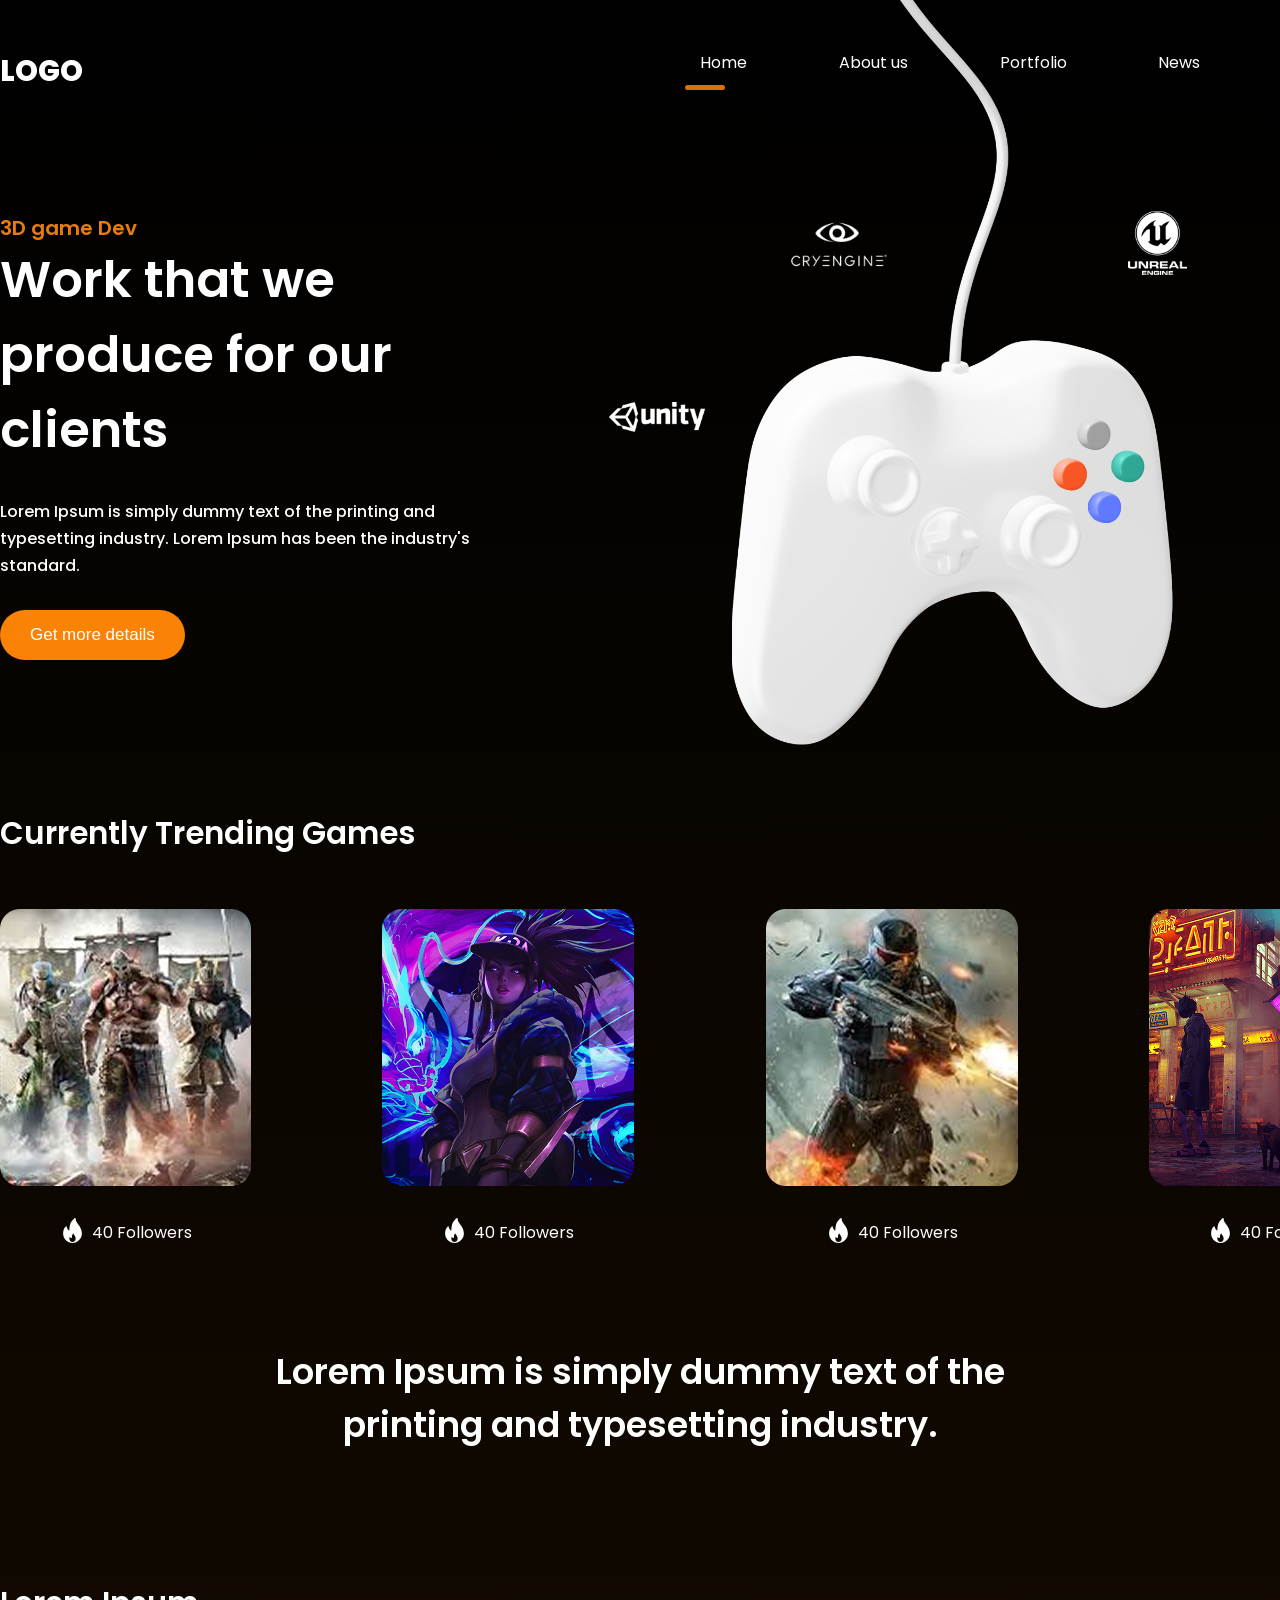
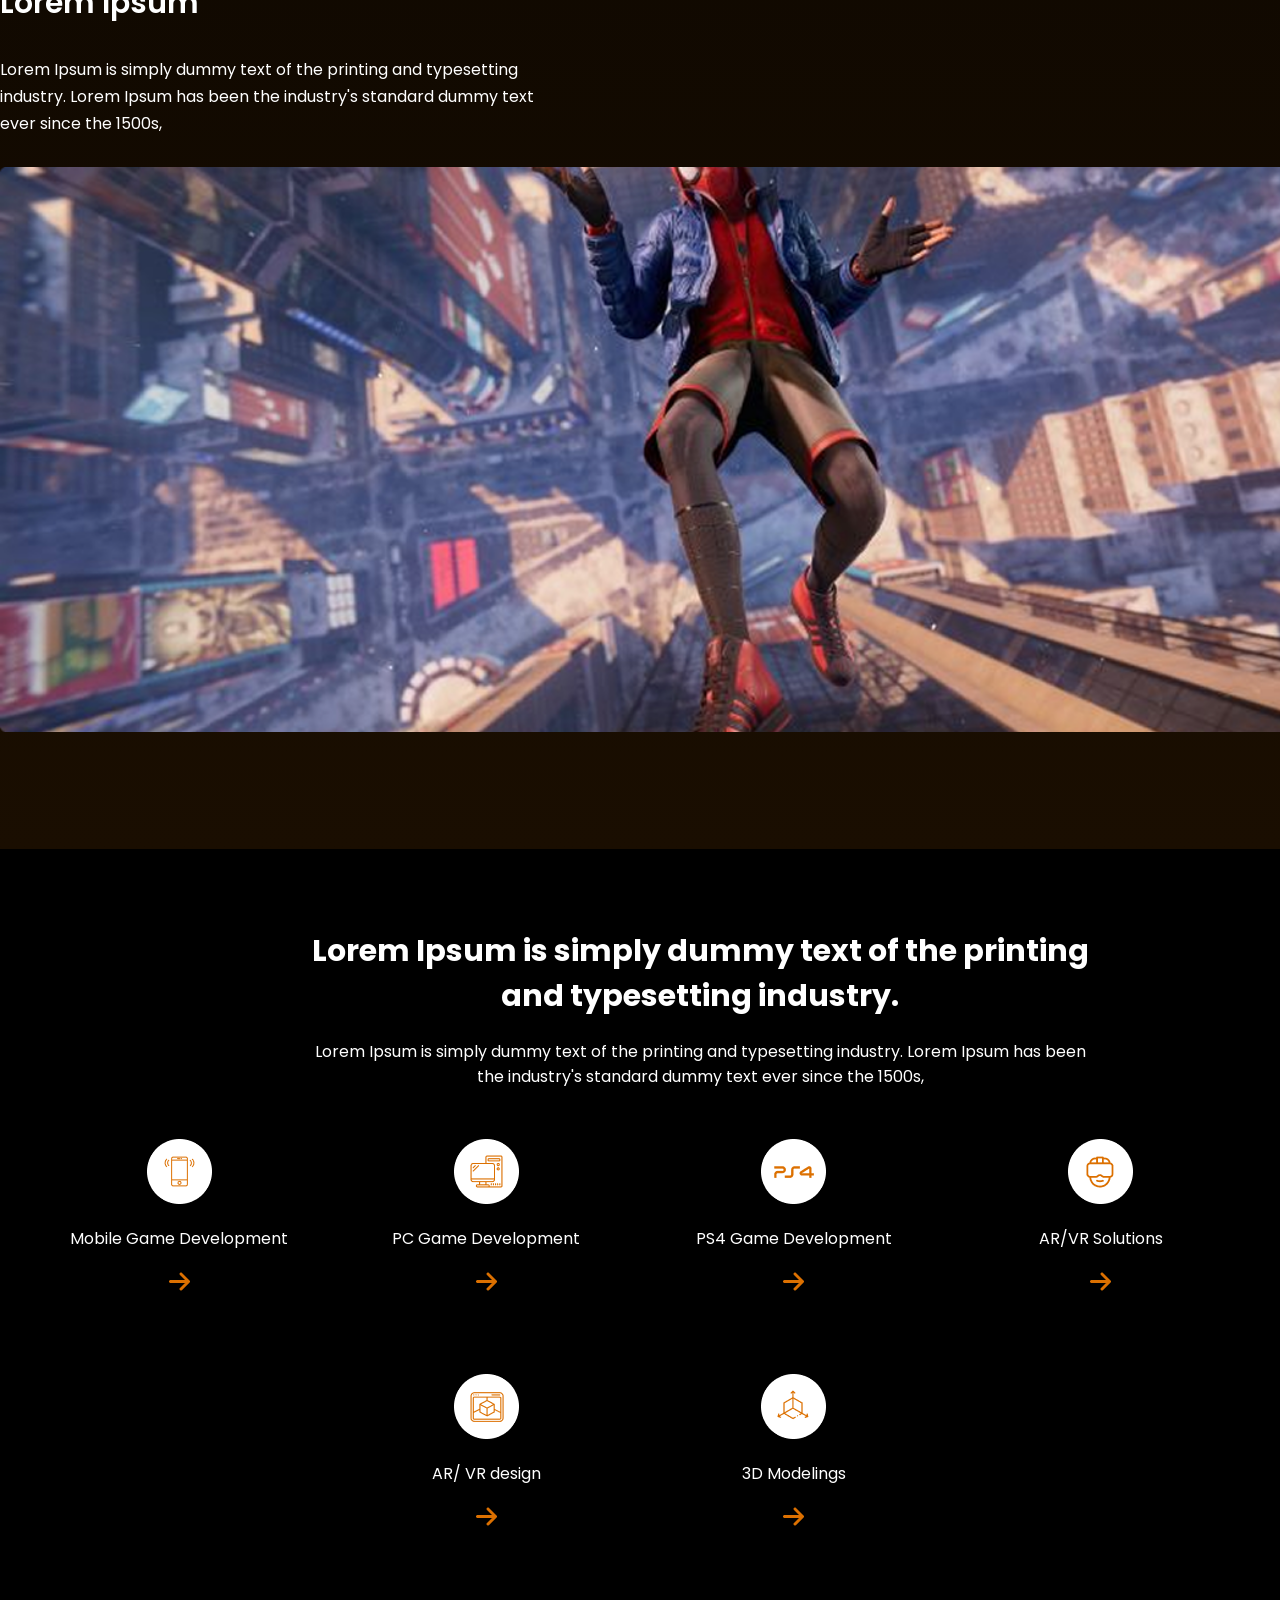
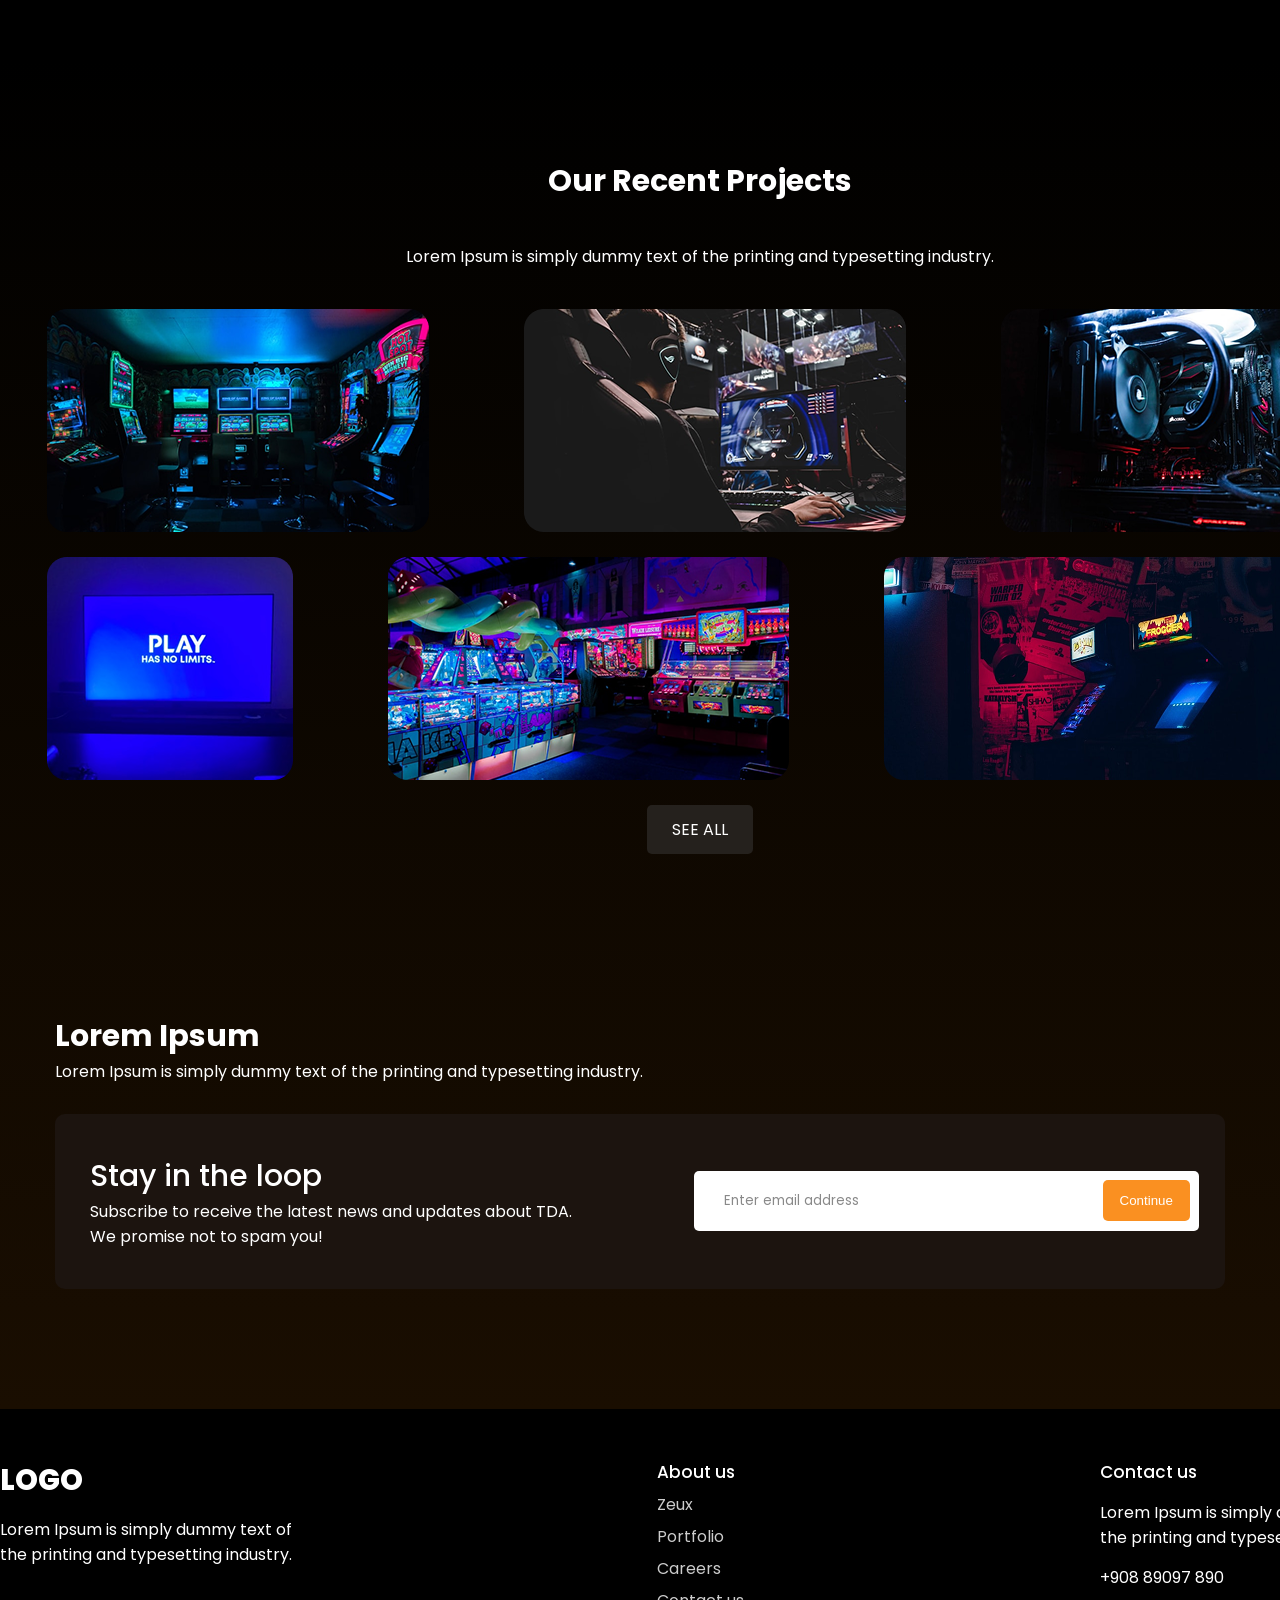
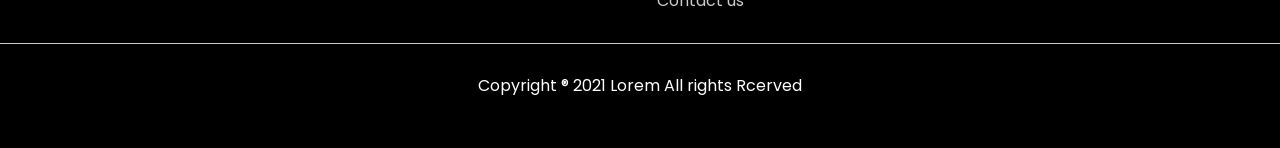
<file: index.html>
<!DOCTYPE html>
<html lang="en">
<head>
    <meta charset="UTF-8">
    <meta name="viewport" content="width=device-width, initial-scale=1.0">
    <link rel="stylesheet" href="styles/main.css">
    <title>Gaming</title>
</head>
<body>

<div class="wrapper">
    <header class="container">
            <span class="logo">LOGO</span>
            <nav>
                <ul>
                    <li class="active"><a href="/gaming/">Home</a></li>
                    <li><a href="/gaming/about.html">About us</a></li>
                    <li><a href="/gaming/portfolio.html">Portfolio</a></li>
                    <li><a href="/gaming/news.html">News</a></li>
                    <li class="btn"><a href="/gaming/contacts.html">Contacts</a></li>
                </ul>
            </nav>
    </header>
    <div class="hero container">
       <div class="hero--info">
        <h2>3D game Dev</h2>
        <h1>Work that we produce for our clients</h1>
        <p>Lorem Ipsum is simply dummy text of the printing and typesetting industry. Lorem Ipsum has been the industry's standard.</p>
        <button class="btn">Get more details</button>
       </div> 
       <img src="img/joystick.svg" alt="">
    </div>
    <div class="container trending">
        <a href="#" class="see-all">SEE ALL</a>
        <h3>Currently Trending Games</h3>

        <div class="games">
            <div class="block">
                <img src="img/game.png" alt="game">
                <span><img src="img/fire.svg" alt="">40 Followers</span>
            </div>
            <div class="block">
                <img src="img/game2.png" alt="game2">
                <span><img src="img/fire.svg" alt="">40 Followers</span>
            </div>
            <div class="block">
                <img src="img/game3.png" alt="game3">
                <span><img src="img/fire.svg" alt="">40 Followers</span>
            </div>
            <div class="block">
                <img src="img/game4.png" alt="game4">
                <span><img src="img/fire.svg" alt="">40 Followers</span>
            </div>
        </div>
    </div>
    <div class="container big-text">
        <p>Lorem Ipsum is simply dummy text of the printing and typesetting industry.</p>
    </div>
    <div class="container banner">
        <h3>Lorem Ipsum</h3>
        <p>Lorem Ipsum is simply dummy text of the printing and typesetting industry. Lorem Ipsum has been the industry's standard dummy text ever since the 1500s,</p>
        <img src="img/banner.png" alt="banner">
    </div>

</div>

<div class="features">
    <div class="container">
        <h3>Lorem Ipsum is simply dummy text of the printing and typesetting industry.</h3>
        <p>Lorem Ipsum is simply dummy text of the printing and typesetting industry. Lorem Ipsum has been the industry's standard dummy text ever since the 1500s,</p>
    </div>
    <div class="info">
        <div class="block">
            <img src="img/feature1.png" alt="">
            <p>Mobile Game Development</p>
            <img src="img/arrow.png" alt="">
        </div>
        <div class="block">
            <img src="img/feature2.png" alt="">
            <p>PC Game Development</p>
            <img src="img/arrow.png" alt="">
        </div>
        <div class="block">
            <img src="img/feature3.png" alt="">
            <p>PS4 Game Development</p>
            <img src="img/arrow.png" alt="">
        </div>
        <div class="block">
            <img src="img/feature4.png" alt="">
            <p>AR/VR Solutions</p>
            <img src="img/arrow.png" alt="">
        </div>
        <div class="block">
            <img src="img/feature5.png" alt="">
            <p>AR/ VR design</p>
            <img src="img/arrow.png" alt="">
        </div>
        <div class="block">
            <img src="img/feature6.png" alt="">
            <p>3D Modelings</p>
            <img src="img/arrow.png" alt="">
        </div>
    </div>
</div>

<div class="wrapper">
    <div class="container projects">
        <h3>Our Recent Projects</h3>
        <p>Lorem Ipsum is simply dummy text of the printing and typesetting industry.</p>
        <div class="images">
            <img src="img/project1.png" alt="">
            <img src="img/project2.png" alt="">
            <img src="img/project3.png" alt="">
        </div>
        <div class="images">
            <img src="img/project4.png" alt="">
            <img src="img/project5.png" alt="">
            <img src="img/project6.png" alt="">
        </div>
        <a href="#" class="see-all">SEE ALL</a>
    </div>

    <div class="container email">
        <h3>Lorem Ipsum</h3>
        <p>Lorem Ipsum is simply dummy text of the printing and typesetting industry.</p>
    <div class="block">
        <div>
            <h4>Stay in the loop</h4>
            <p>Subscribe to receive the latest news and updates about TDA.
We promise not to spam you! </p>
        </div>
        <div>
            <input type="email" id="emailField" placeholder="Enter email address">
            <button onclick="checkEmail()">Continue</button>
        </div>
    </div>
    </div>  
</div>

<footer>
    <div class="blocks container">
        <div>
            <span class="logo">logo</span>
            <p>Lorem Ipsum is simply dummy text of the printing and typesetting industry.</p>
        </div>
        <div>
            <h4>About us</h4>
            <ul>
                <li>Zeux</li>
                <li>Portfolio</li>
                <li>Careers</li>
                <li>Contact us</li>
            </ul>
        </div>
        <div>
            <h4>Contact us</h4>
            <p>Lorem Ipsum is simply dummy text of the printing and typesetting industry.</p>
            <p>+908 89097 890</p>
        </div>
    </div>
    <hr>
    <p>Copyright ® 2021 Lorem All rights Rcerved</p>
</footer>

<script>
    function checkEmail() {
        let email = document.querySelector('#emailField').value;
        if(!email.includes('@')) alert('Нет символа @');
        else if(!email.includes('.')) alert('Нет символа . ');
        else alert('Все отлично!')
    }
</script>
</body>
</html>
</file>
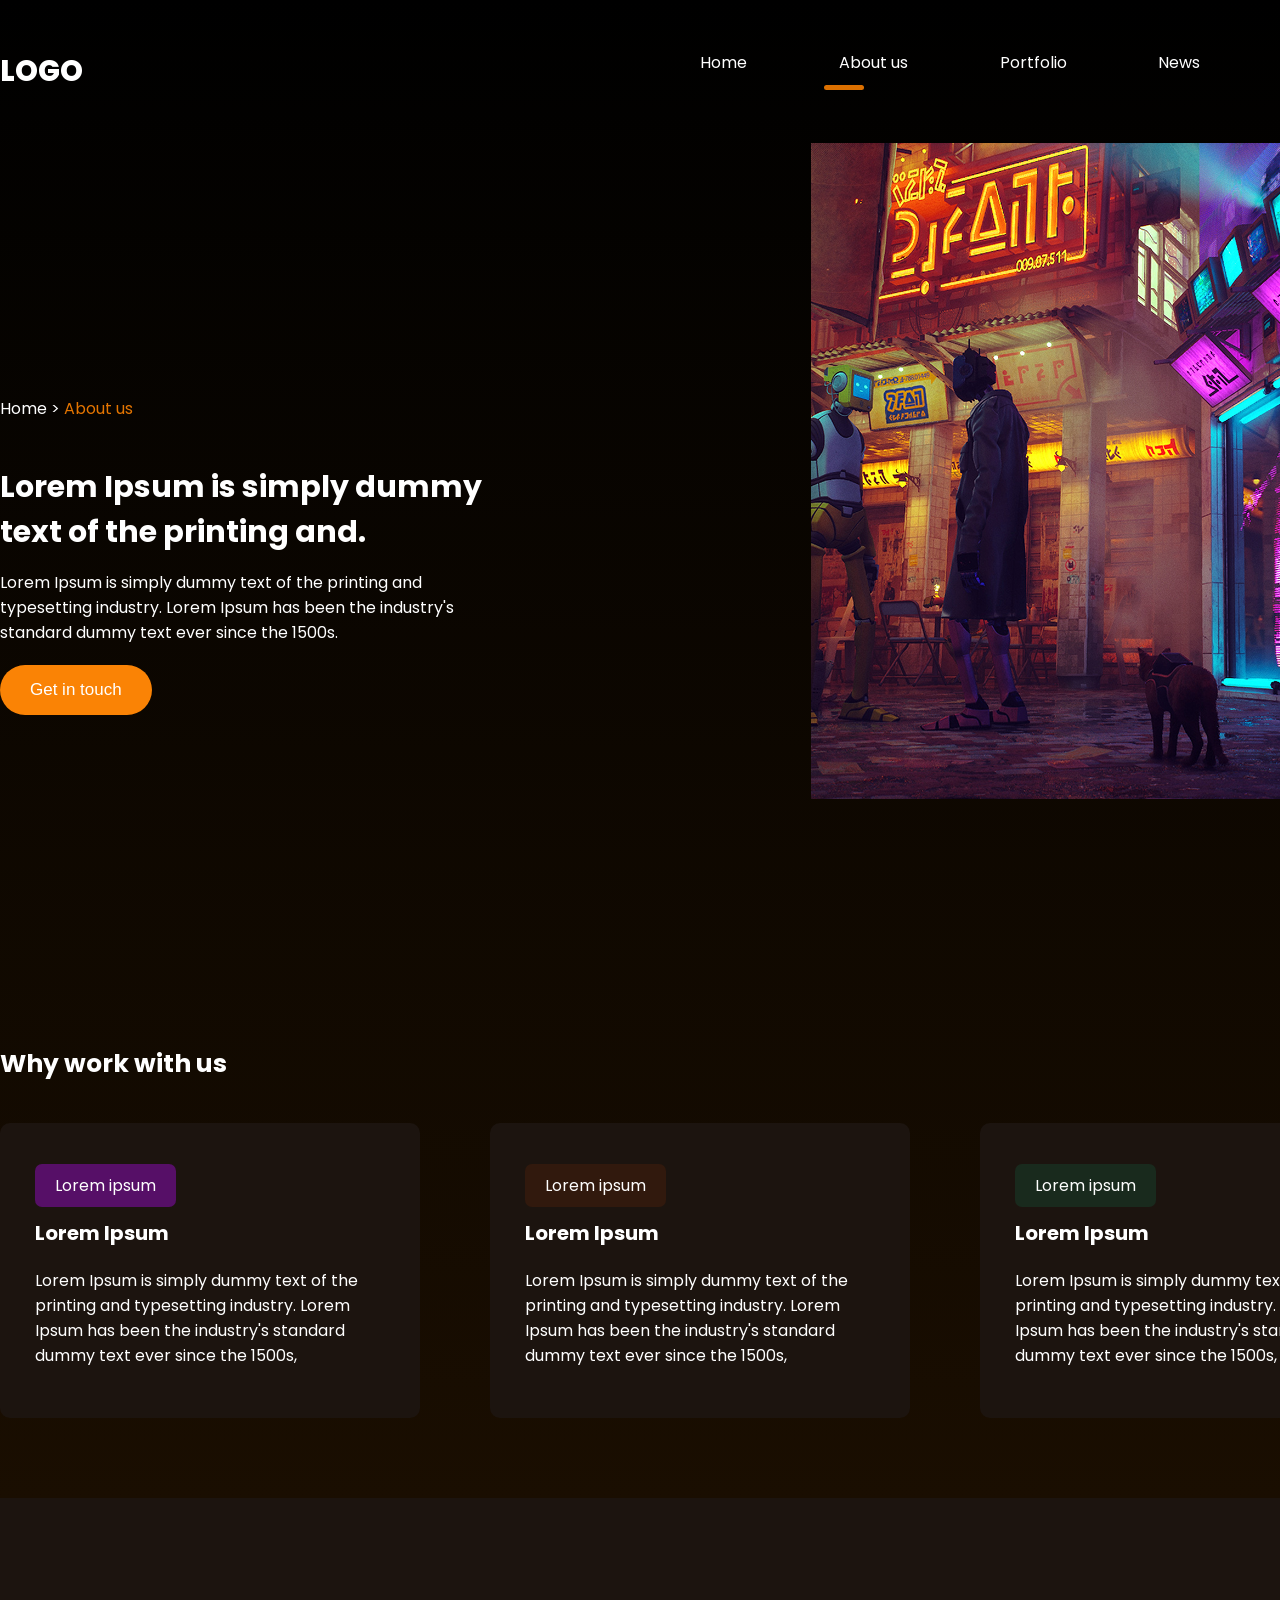
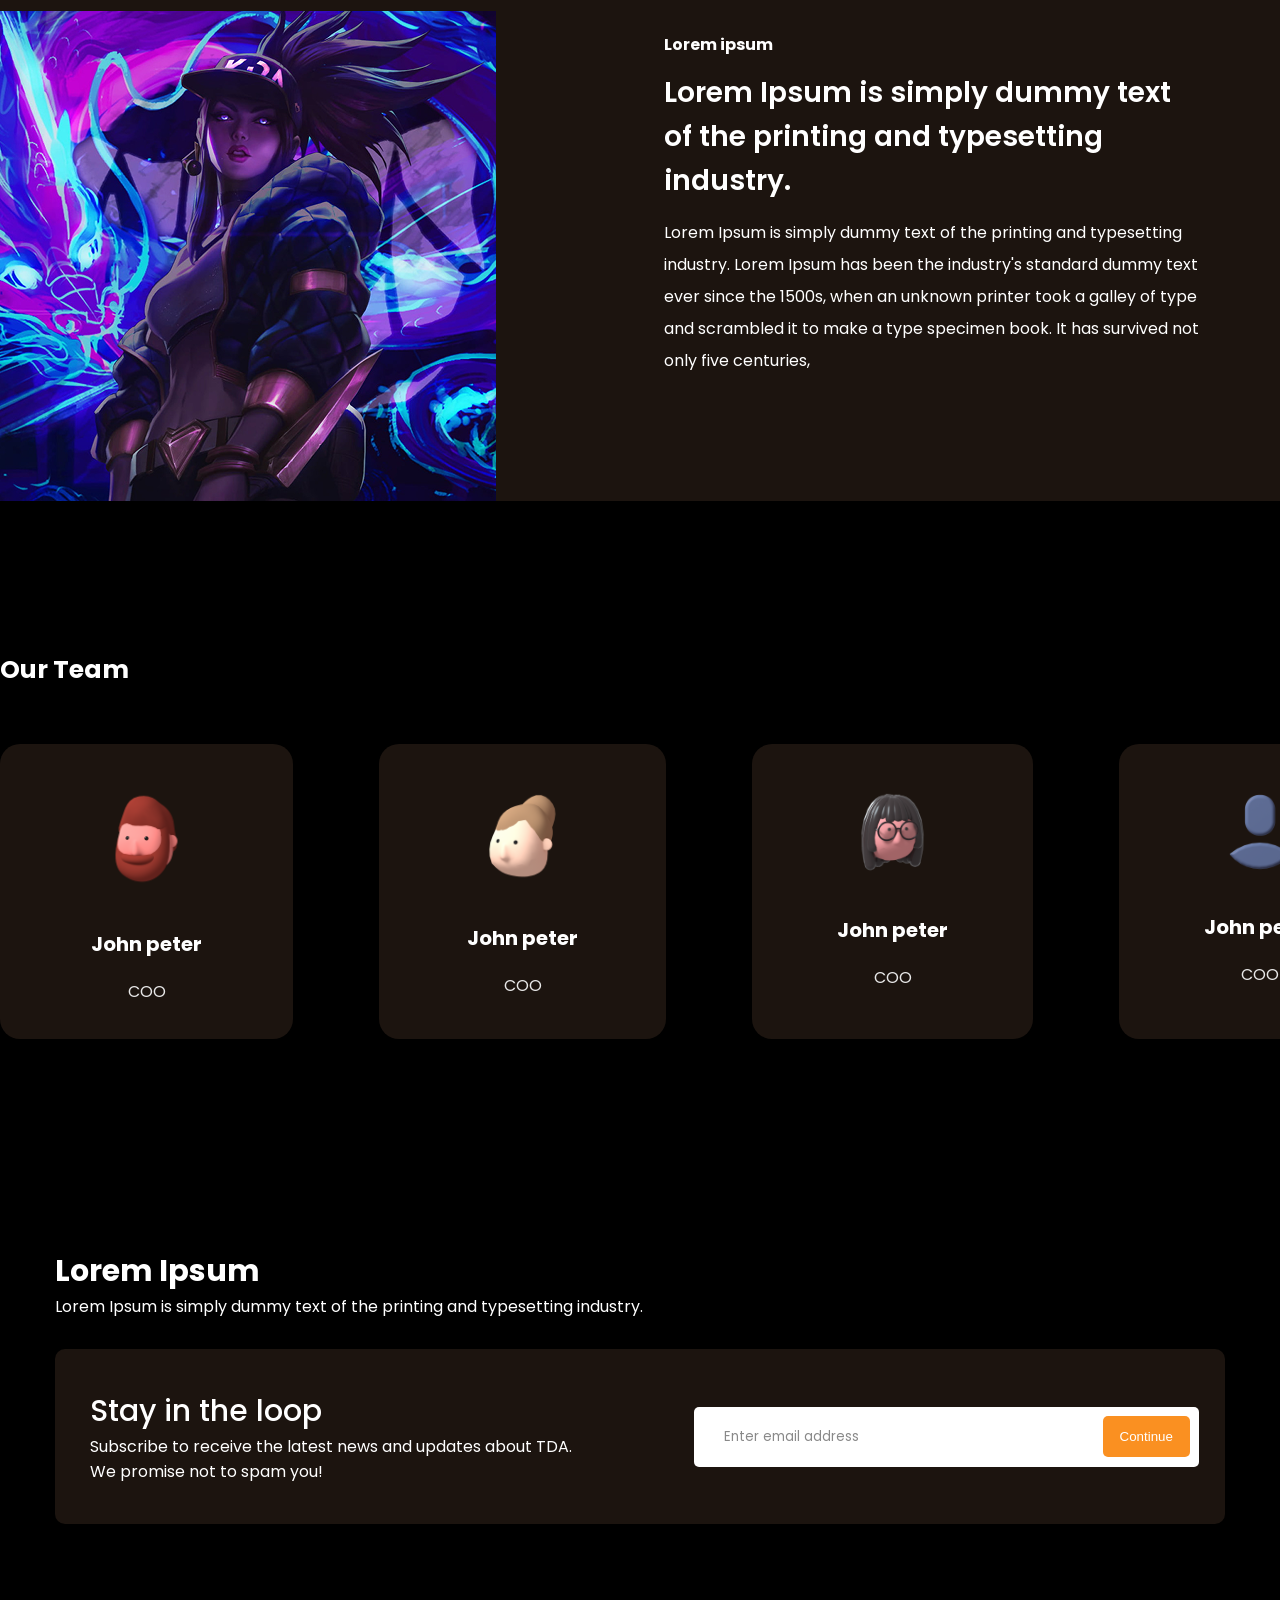
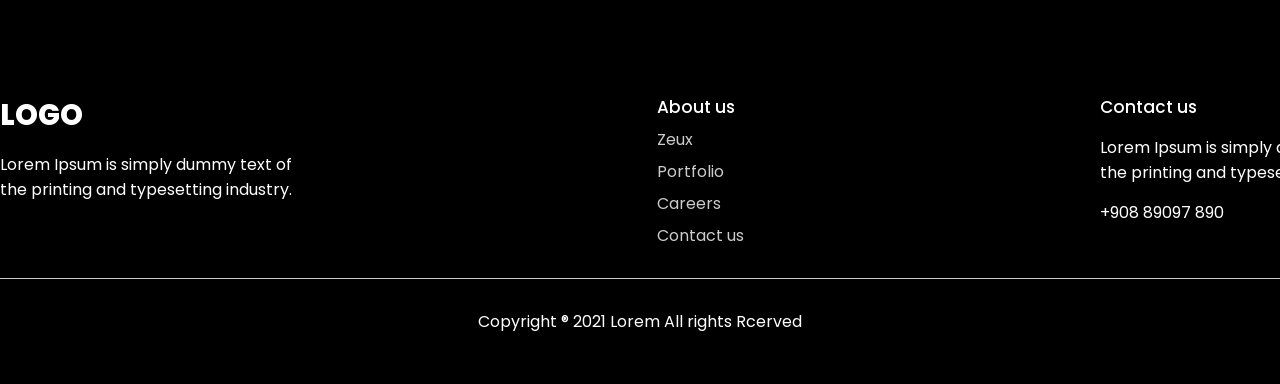
<file: about.html>
<!DOCTYPE html>
<html lang="en">
<head>
    <meta charset="UTF-8">
    <meta name="viewport" content="width=device-width, initial-scale=1.0">
    <link rel="stylesheet" href="styles/main.css">
    <title>Gaming</title>
</head>
<body>

<div class="wrapper">
    <header class="container">
            <span class="logo">LOGO</span>
            <nav>
                <ul>
                    <li><a href="/gaming/">Home</a></li>
                    <li class="active"><a href="/gaming/about.html">About us</a></li>
                    <li><a href="#">Portfolio</a></li>
                    <li><a href="/gaming/news.html">News</a></li>
                    <li class="btn"><a href="/gaming/contacts.html">Contacts</a></li>
                </ul>
            </nav>
    </header>

    <div class="hero-about container">
        <div class="info">
            <div class="navi-about">Home > <a href="/gaming/about.html">About us</a></div>
            <h1>Lorem Ipsum is simply dummy text of the printing and.</h1>
            <p>Lorem Ipsum is simply dummy text of the printing and typesetting industry. Lorem Ipsum has been the industry's standard dummy text ever since the 1500s.</p>
            <button class="btn">Get in touch</button>
        </div>
        <img src="img/about-banner.png" alt="Баннер">
    </div>

    <div class="container work">
        <h2>Why work with us</h2>
        <div class="blocks">
            <div class="block">
                <span class="badge purple">Lorem ipsum</span>
                <h3>Lorem Ipsum</h3>
                <p>Lorem Ipsum is simply dummy text of the printing and typesetting industry. Lorem Ipsum has been the industry's standard dummy text ever since the 1500s,</p>
            </div>
            <div class="block">
                <span class="badge brown">Lorem ipsum</span>
                <h3>Lorem Ipsum</h3>
                <p>Lorem Ipsum is simply dummy text of the printing and typesetting industry. Lorem Ipsum has been the industry's standard dummy text ever since the 1500s,</p>
            </div>
            <div class="block">
                <span class="badge green">Lorem ipsum</span>
                <h3>Lorem Ipsum</h3>
                <p>Lorem Ipsum is simply dummy text of the printing and typesetting industry. Lorem Ipsum has been the industry's standard dummy text ever since the 1500s,</p>
            </div>
        </div>
    </div>

</div>

<div class="work-info">
        <div class="container">   
        <img src="img/work.png" alt="work">
            <div class="info-text">
            <h4>Lorem ipsum</h4>
            <h2>Lorem Ipsum is simply dummy text of the printing and typesetting industry. </h2>
            <p>Lorem Ipsum is simply dummy text of the printing and typesetting industry. Lorem Ipsum has been the industry's standard dummy text ever since the 1500s, when an unknown printer took a galley of type and scrambled it to make a type specimen book. It has survived not only five centuries,</p>
            </div>
    </div>
</div>

     <div class="container our-team">
        <h2>Our Team</h2>
        <div class="blocks">
            <div class="block">
                <img src="img/Bill.svg" alt="">
                <h3>John peter</h3>
                <p>COO</p>
            </div>
            <div class="block">
                <img src="img/Beverly.svg" alt="">
                <h3>John peter</h3>
                <p>COO</p>
            </div>
            <div class="block">
                <img src="img/Claudia.svg" alt="">
                <h3>John peter</h3>
                <p>COO</p>
            </div>
            <div class="block">
                <img src="img/Avatar.svg" alt="">
                <h3>John peter</h3>
                <p>COO</p>
            </div>
        </div>
    </div>

    <div class="container email">
        <h3>Lorem Ipsum</h3>
        <p>Lorem Ipsum is simply dummy text of the printing and typesetting industry.</p>
    <div class="block">
        <div>
            <h4>Stay in the loop</h4>
            <p>Subscribe to receive the latest news and updates about TDA.
We promise not to spam you! </p>
        </div>
        <div>
            <input type="email" id="emailField" placeholder="Enter email address">
            <button onclick="checkEmail()">Continue</button>
        </div>
    </div>
    </div>  

<footer>
    <div class="blocks container">
        <div>
            <span class="logo">logo</span>
            <p>Lorem Ipsum is simply dummy text of the printing and typesetting industry.</p>
        </div>
        <div>
            <h4>About us</h4>
            <ul>
                <li>Zeux</li>
                <li>Portfolio</li>
                <li>Careers</li>
                <li>Contact us</li>
            </ul>
        </div>
        <div>
            <h4>Contact us</h4>
            <p>Lorem Ipsum is simply dummy text of the printing and typesetting industry.</p>
            <p>+908 89097 890</p>
        </div>
    </div>
    <hr>
    <p>Copyright ® 2021 Lorem All rights Rcerved</p>
</footer>

<script>
    function checkEmail() {
        let email = document.querySelector('#emailField').value;
        if(!email.includes('@')) alert('Нет символа @');
        else if(!email.includes('.')) alert('Нет символа . ');
        else alert('Все отлично!')
    }
</script>
</body>
</html>
</file>
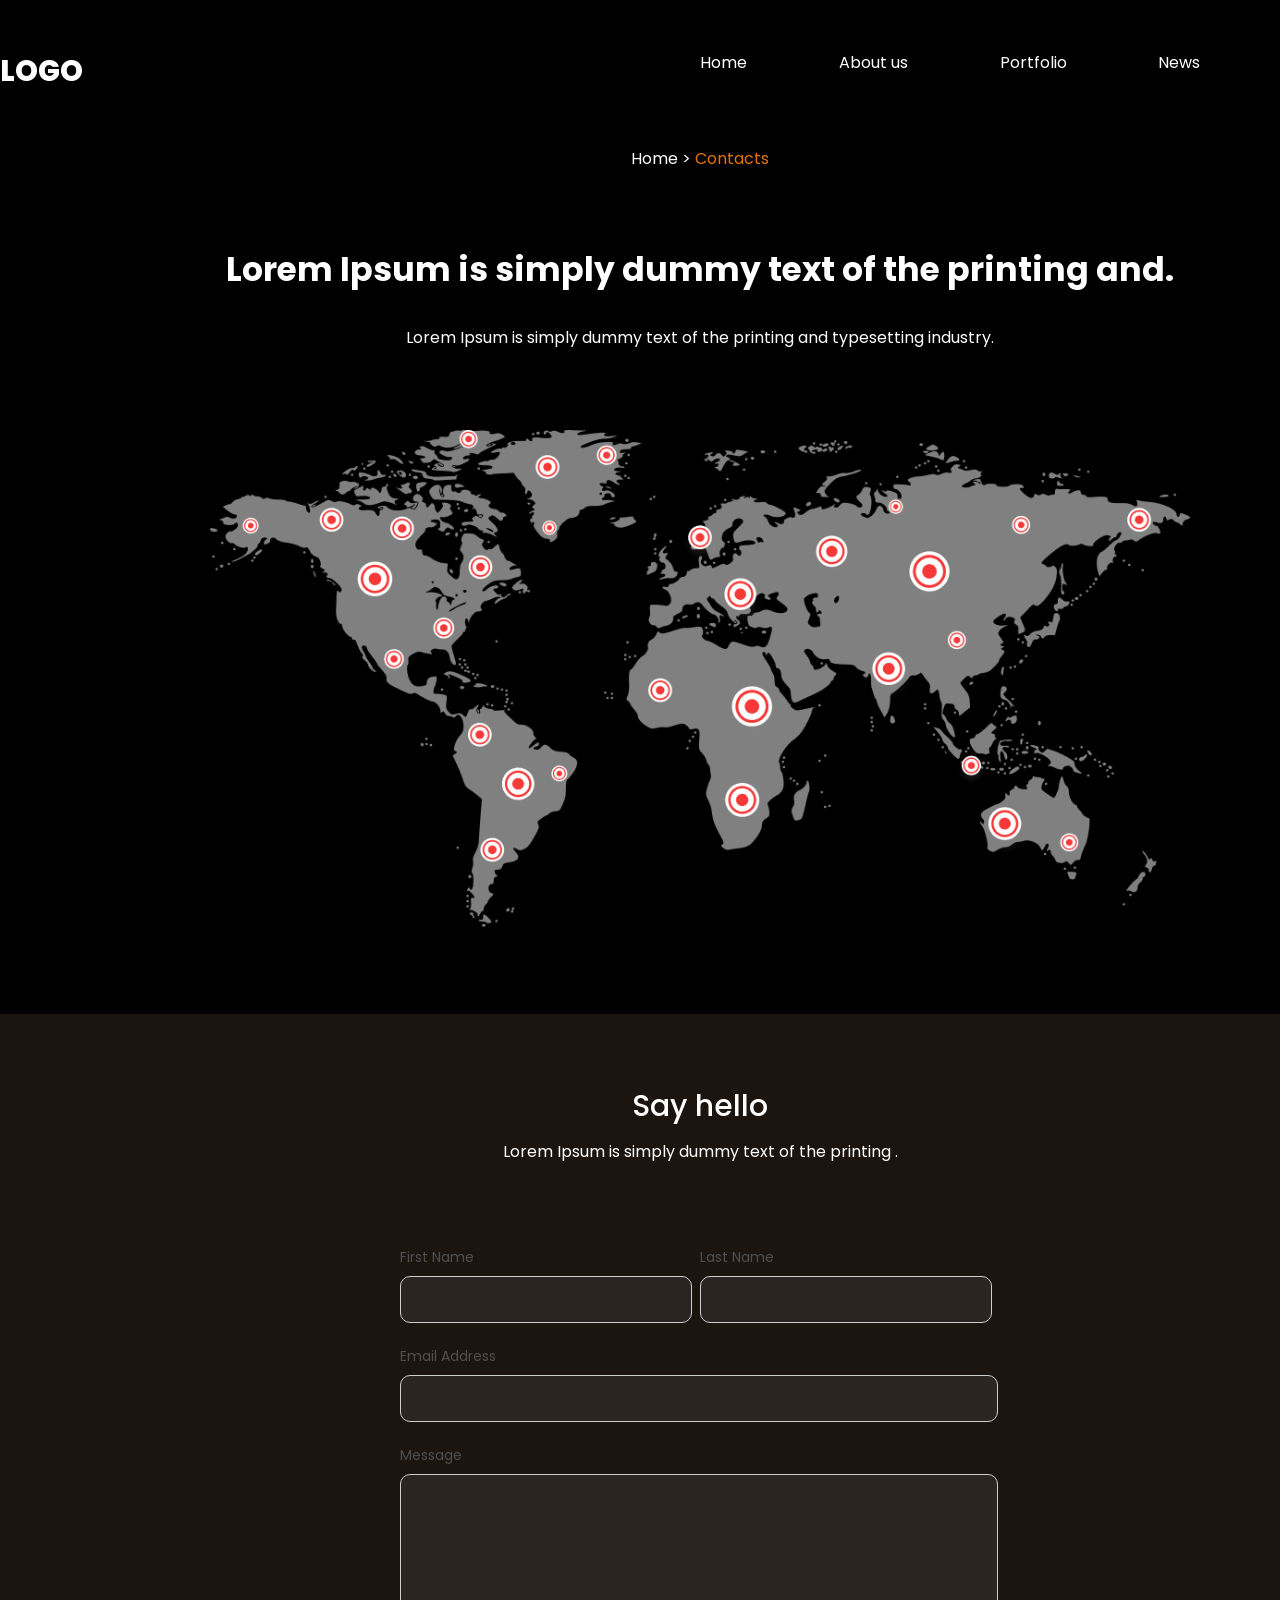
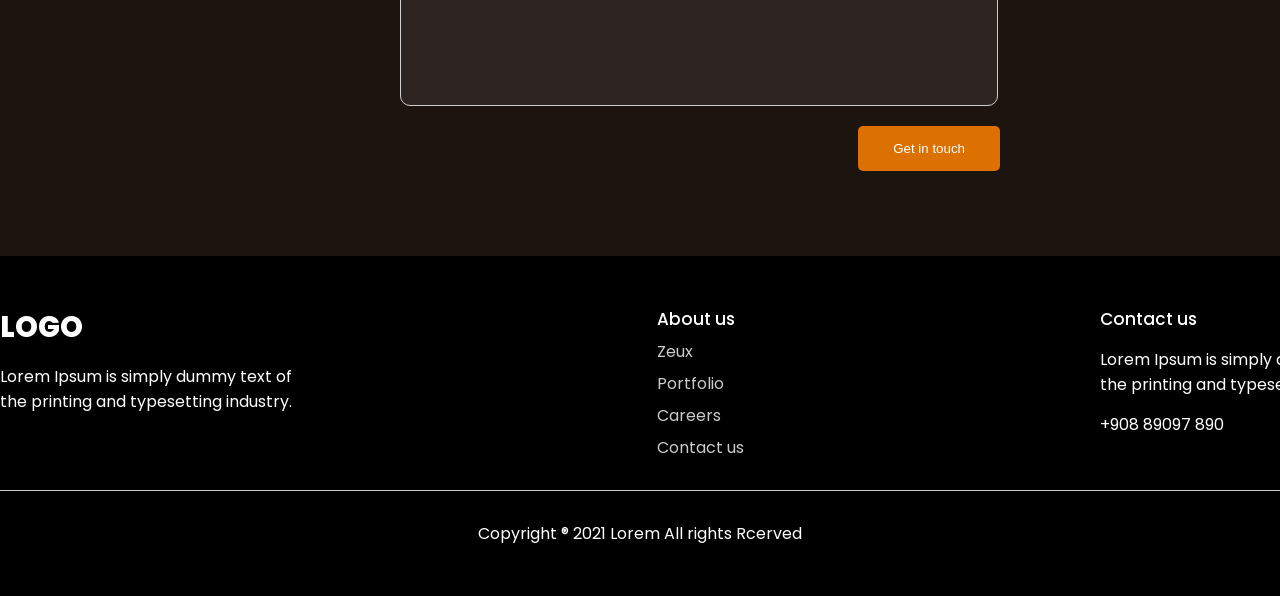
<file: contacts.html>
<!DOCTYPE html>
<html lang="en">
<head>
    <meta charset="UTF-8">
    <meta name="viewport" content="width=device-width, initial-scale=1.0">
    <link rel="stylesheet" href="styles/main.css">
    <title>Gaming</title>
</head>
<body>

<header class="container">
            <span class="logo">LOGO</span>
            <nav>
                <ul>
                    <li><a href="/gaming/">Home</a></li>
                    <li><a href="/gaming/about.html">About us</a></li>
                    <li><a href="#">Portfolio</a></li>
                    <li><a href="/gaming/news.html">News</a></li>
                    <li class="btn"><a href="/gaming/contacts.html">Contacts</a></li>
                </ul>
            </nav>
</header>

<div class="container hero-contacts">
    <div class="navi">Home > <a href="/gaming/contacts.html">Contacts</a></div>
    <h1>Lorem Ipsum is simply dummy text of the printing and.</h1>
    <p>Lorem Ipsum is simply dummy text of the printing and typesetting industry. </p>
    <img src="img/map.png" alt="Карта">
</div>

<div class="feedback">
    <div class="container">
        <h2>Say hello</h2>
        <p>Lorem Ipsum is simply dummy text of the printing .</p>
        <form>
            <div class="inline">
                <div>
                    <label>First Name</label>
                    <input type="text">
                </div>
                <div>
                    <label>Last Name</label>
                    <input type="text">
                </div>
            </div>

                <label>Email Address</label>
                <input type="email" class="one-line">

                <label>Message</label>
                <textarea class="one-line"></textarea>

                <button type="button">Get in touch</button>

        </form>
    </div>
</div>


<footer>
    <div class="blocks container">
        <div>
            <span class="logo">logo</span>
            <p>Lorem Ipsum is simply dummy text of the printing and typesetting industry.</p>
        </div>
        <div>
            <h4>About us</h4>
            <ul>
                <li>Zeux</li>
                <li>Portfolio</li>
                <li>Careers</li>
                <li>Contact us</li>
            </ul>
        </div>
        <div>
            <h4>Contact us</h4>
            <p>Lorem Ipsum is simply dummy text of the printing and typesetting industry.</p>
            <p>+908 89097 890</p>
        </div>
    </div>
    <hr>
    <p>Copyright ® 2021 Lorem All rights Rcerved</p>
</footer>

</body>
</html>
</file>
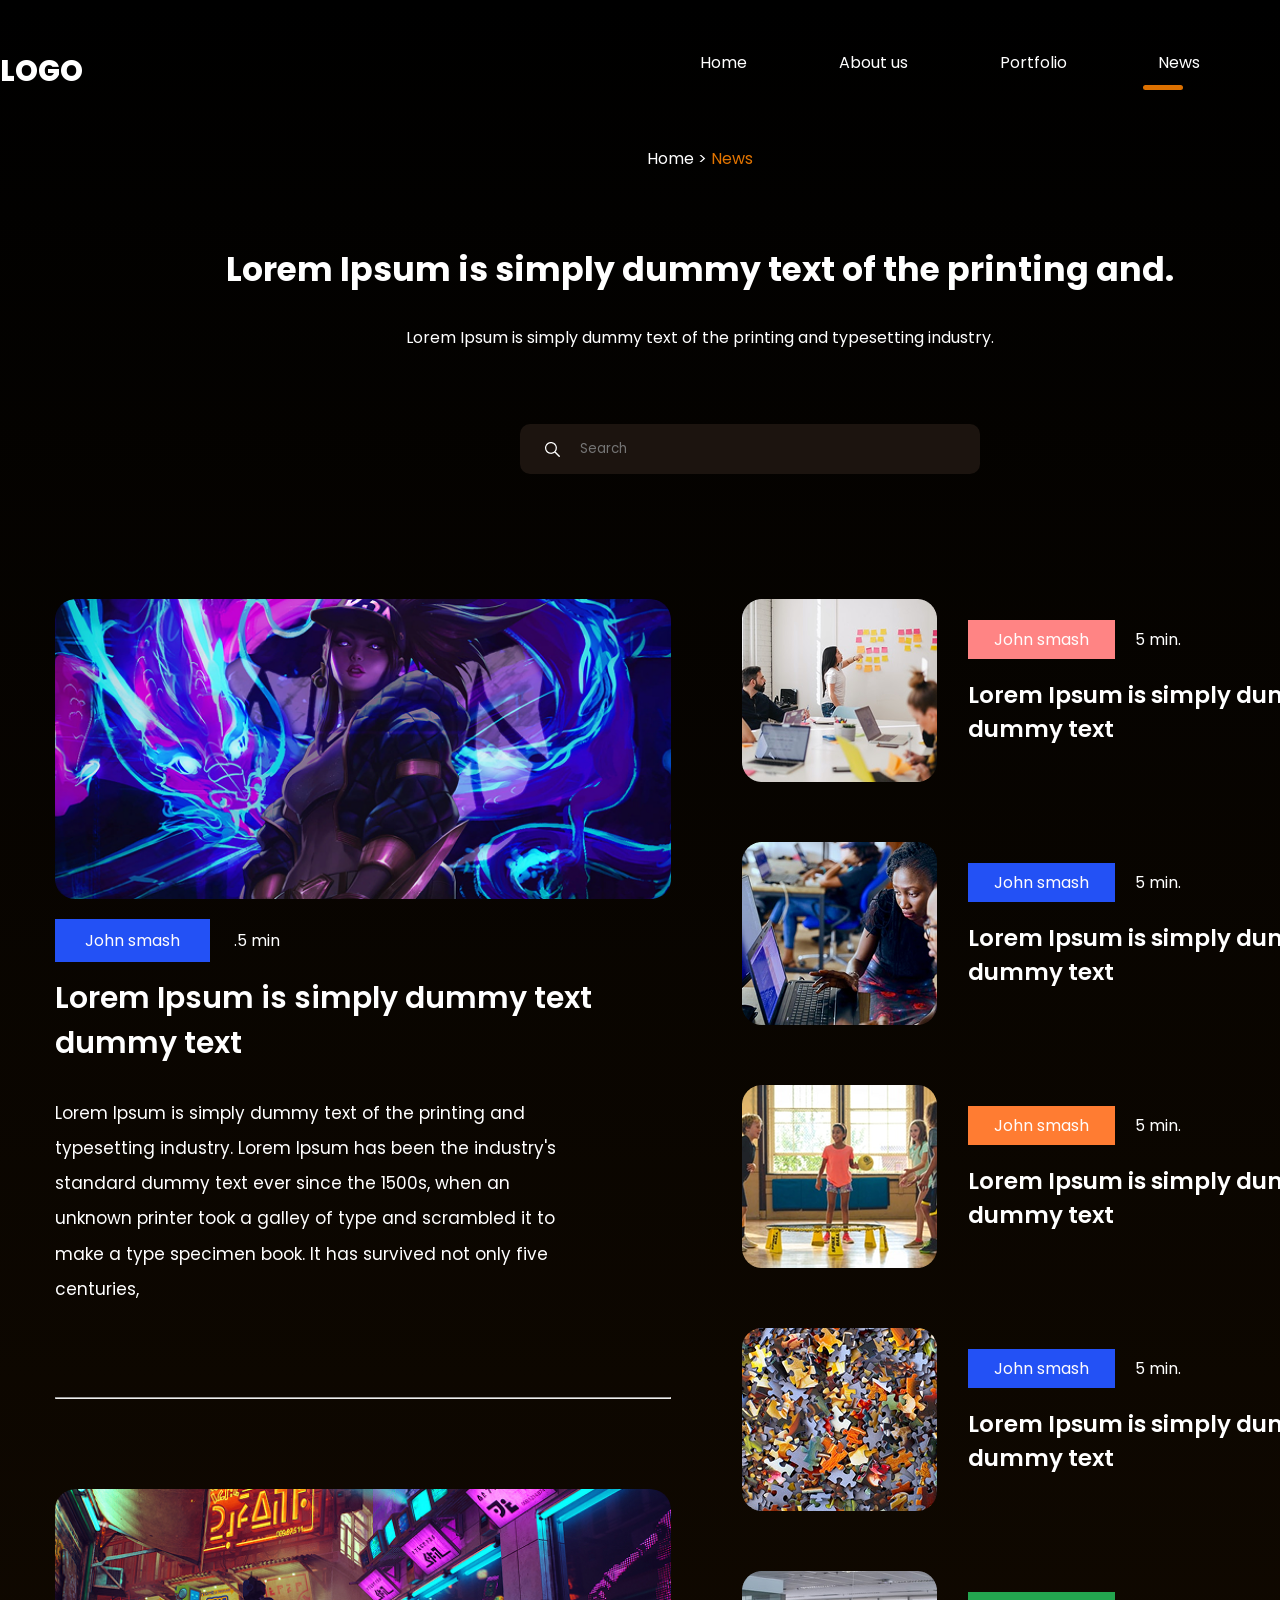
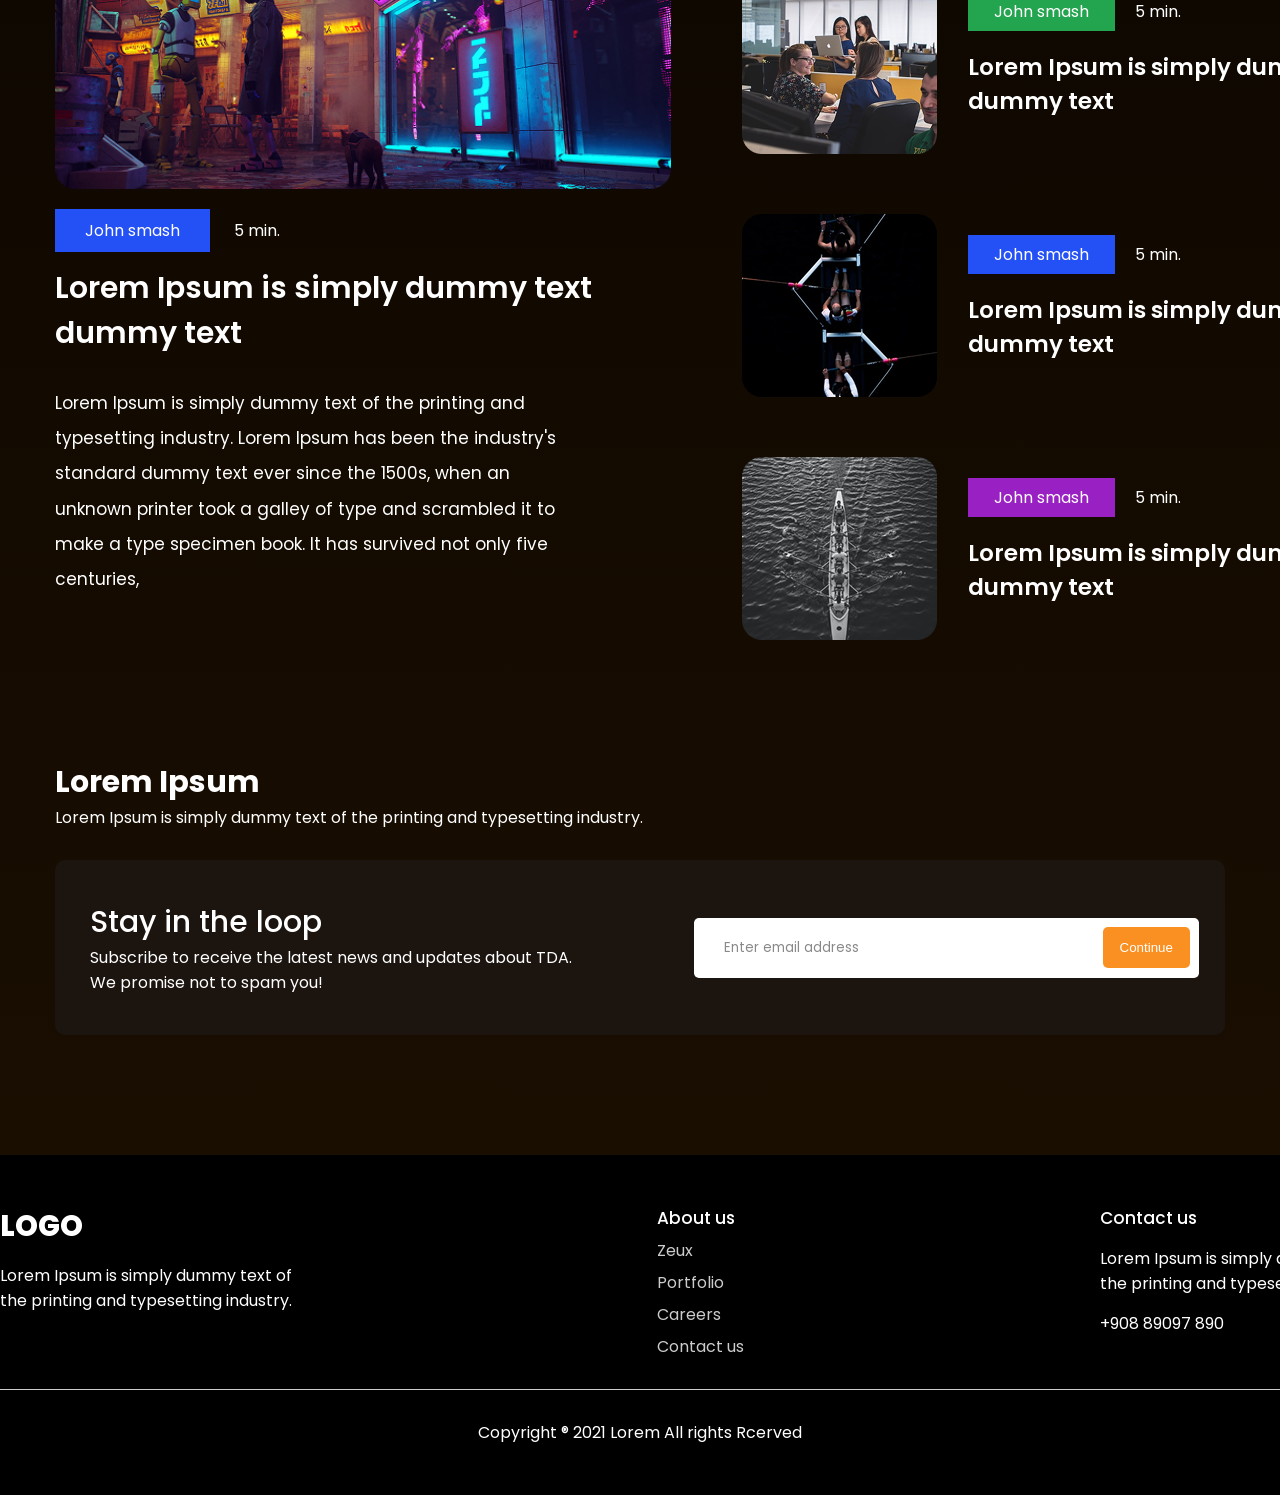
<file: news.html>
<!DOCTYPE html>
<html lang="en">
<head>
    <meta charset="UTF-8">
    <meta name="viewport" content="width=device-width, initial-scale=1.0">
    <link rel="stylesheet" href="styles/main.css">
    <title>Gaming</title>
</head>
<body>

<div class="wrapper">
    <header class="container">
            <span class="logo">LOGO</span>
            <nav>
                <ul>
                    <li><a href="/gaming/">Home</a></li>
                    <li><a href="/gaming/about.html">About us</a></li>
                    <li><a href="/gaming/portfolio.html">Portfolio</a></li>
                    <li class="active"><a href="/gaming/news.html">News</a></li>
                    <li class="btn"><a href="/gaming/contacts.html">Contacts</a></li>
                </ul>
            </nav>
    </header>

        <div class="container hero-contacts">
                <div class="navi">Home > <a href="/gaming/news.html">News</a></div>
                <h1>Lorem Ipsum is simply dummy text of the printing and.</h1>
                <p>Lorem Ipsum is simply dummy text of the printing and typesetting industry. </p>          
                <input type="text" placeholder="Search">
                <button class="icon"></button>
        </div>
        
 <div class="container content">
    <div class="main">
            <div class="news-article">
                <img src="img/article1.png" alt="">
                <div>
                <span>John smash</span> .5 min
                <h1>Lorem Ipsum is simply dummy text dummy text </h1>
                <p>Lorem Ipsum is simply dummy text of the printing and typesetting industry. Lorem Ipsum has been the industry's standard dummy text ever since the 1500s, when an unknown printer took a galley of type and scrambled it to make a type specimen book. It has survived not only five centuries,</p></div>
            </div>
            <hr>
            <div class="news-article">
            <img src="img/article2.png" alt="">
            <div>  
            <span>John smash</span> 5 min.
                <h1>Lorem Ipsum is simply dummy text dummy text </h1>
                <p>Lorem Ipsum is simply dummy text of the printing and typesetting industry. Lorem Ipsum has been the industry's standard dummy text ever since the 1500s, when an unknown printer took a galley of type and scrambled it to make a type specimen book. It has survived not only five centuries,</p>
                </div>
            </div>
    </div>
    <div class="aside">
        <div class="news-aside">
            <img src="img/prev1.png" alt="">
                <div>
                <span class="span-rose">John smash</span> 5 min.<br>
                <h1>Lorem Ipsum is simply dummy text dummy text </h1>
                </div>
        </div>
        <div class="news-aside">
            <img src="img/prev2.png" alt="">
                <div>
                <span class="span-blue">John smash</span> 5 min.
                <h1>Lorem Ipsum is simply dummy text dummy text </h1>
                </div>
        </div>    
        <div class="news-aside">
            <img src="img/prev3.png" alt="">
                <div>
                <span class="span-orange">John smash</span> 5 min.
                <h1>Lorem Ipsum is simply dummy text dummy text </h1>
                </div>
        </div>
        <div class="news-aside">
            <img src="img/prev4.png" alt="">
                <div>  
                <span class="span-blue">John smash</span> 5 min.
                <h1>Lorem Ipsum is simply dummy text dummy text </h1>
                </div>  
        </div>        
        <div class="news-aside">
            <img src="img/prev5.png" alt="">
                <div>
                <span class="span-green">John smash</span> 5 min.
                <h1>Lorem Ipsum is simply dummy text dummy text </h1>
                </div>
        </div>        
        <div class="news-aside">
            <img src="img/prev6.png" alt="">
                <div>
                <span class="span-blue">John smash</span> 5 min.
                <h1>Lorem Ipsum is simply dummy text dummy text </h1>
                </div>
        </div>        
        <div class="news-aside">
            <img src="img/prev7.png" alt="">
                <div>
                <span class="span-purple">John smash</span> 5 min.
                <h1>Lorem Ipsum is simply dummy text dummy text </h1>
                </div>
        </div>                
        </div>

</div>

<div class="container email">
        <h3>Lorem Ipsum</h3>
        <p>Lorem Ipsum is simply dummy text of the printing and typesetting industry.</p>
    <div class="block">
        <div>
            <h4>Stay in the loop</h4>
            <p>Subscribe to receive the latest news and updates about TDA.
We promise not to spam you! </p>
        </div>
        <div>
            <input type="email" id="emailField" placeholder="Enter email address">
            <button onclick="checkEmail()">Continue</button>
        </div>
    </div>
</div> 
</div>  


<footer>
    <div class="blocks container">
        <div>
            <span class="logo">logo</span>
            <p>Lorem Ipsum is simply dummy text of the printing and typesetting industry.</p>
        </div>
        <div>
            <h4>About us</h4>
            <ul>
                <li>Zeux</li>
                <li>Portfolio</li>
                <li>Careers</li>
                <li>Contact us</li>
            </ul>
        </div>
        <div>
            <h4>Contact us</h4>
            <p>Lorem Ipsum is simply dummy text of the printing and typesetting industry.</p>
            <p>+908 89097 890</p>
        </div>
    </div>
    <hr>
    <p>Copyright ® 2021 Lorem All rights Rcerved</p>
</footer>

<script>
    function checkEmail() {
        let email = document.querySelector('#emailField').value;
        if(!email.includes('@')) alert('Нет символа @');
        else if(!email.includes('.')) alert('Нет символа . ');
        else alert('Все отлично!')
    }
</script>
</body>
</html>
</file>
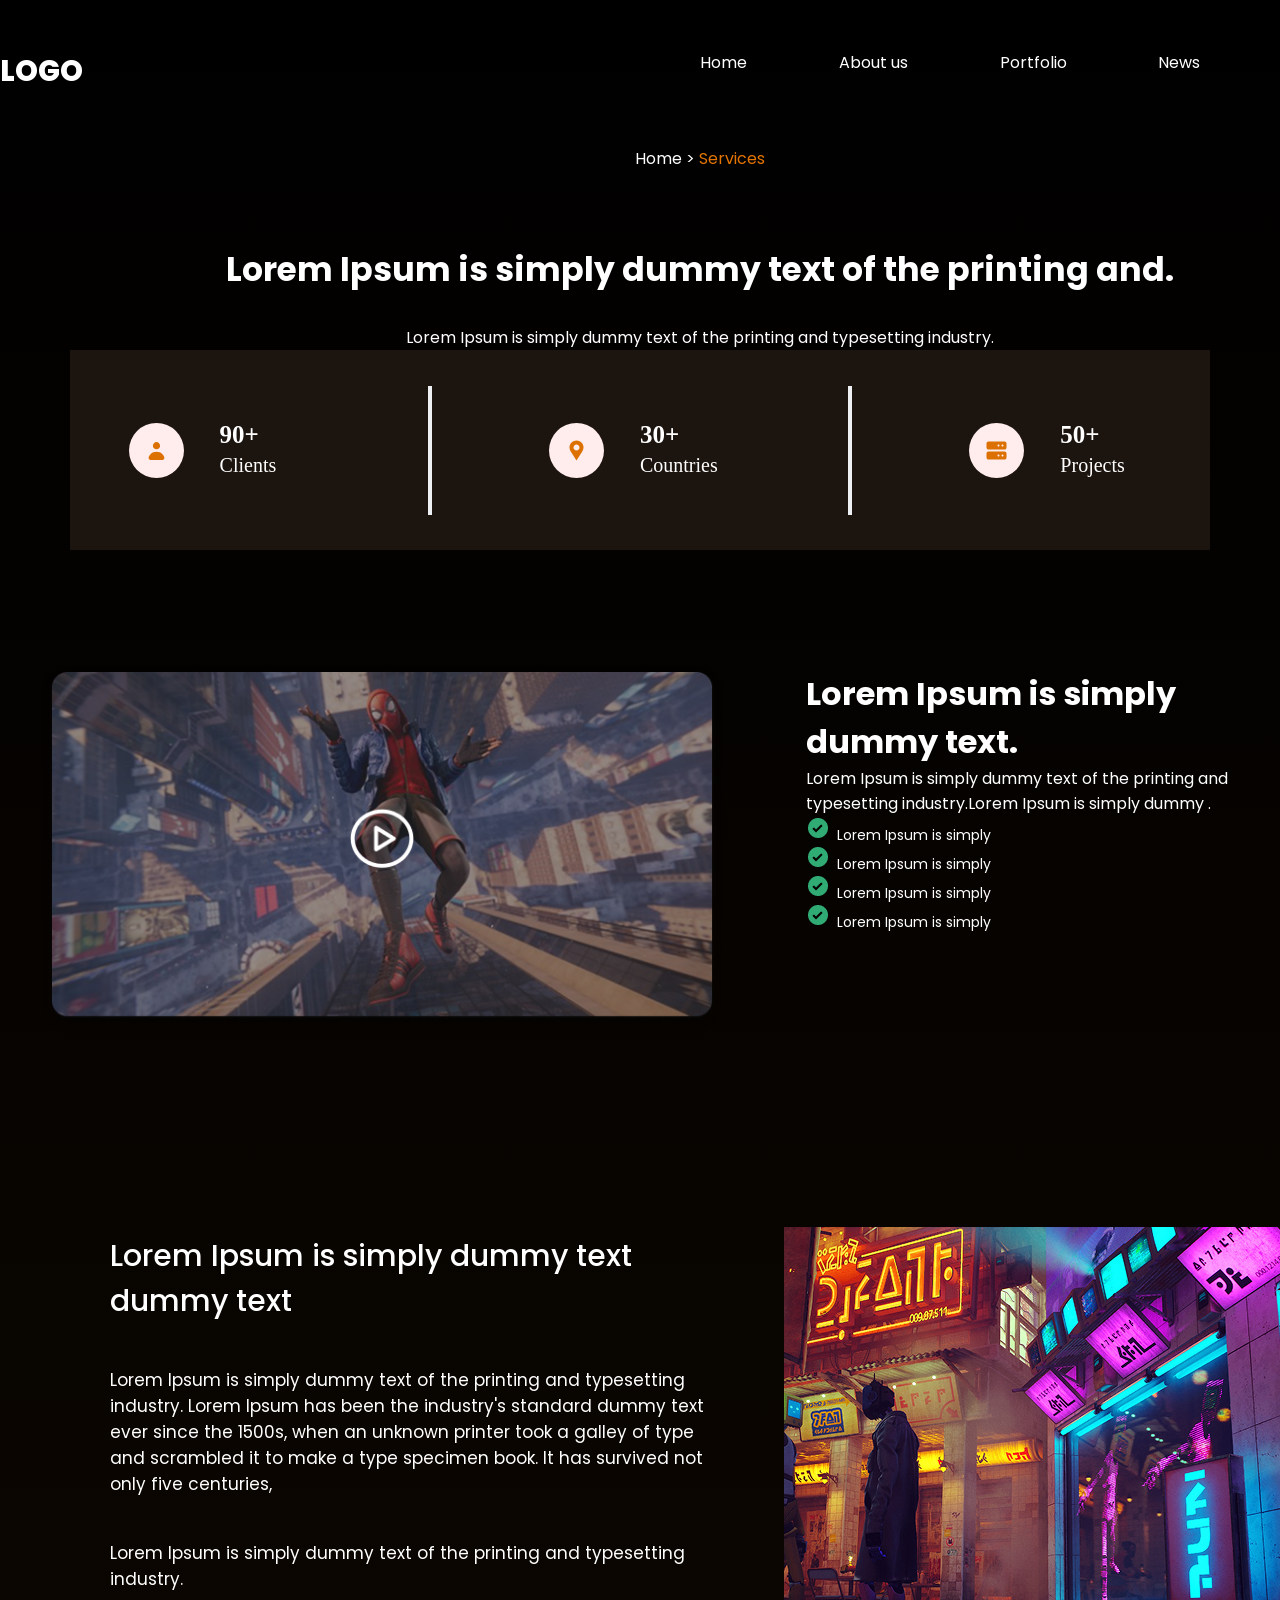
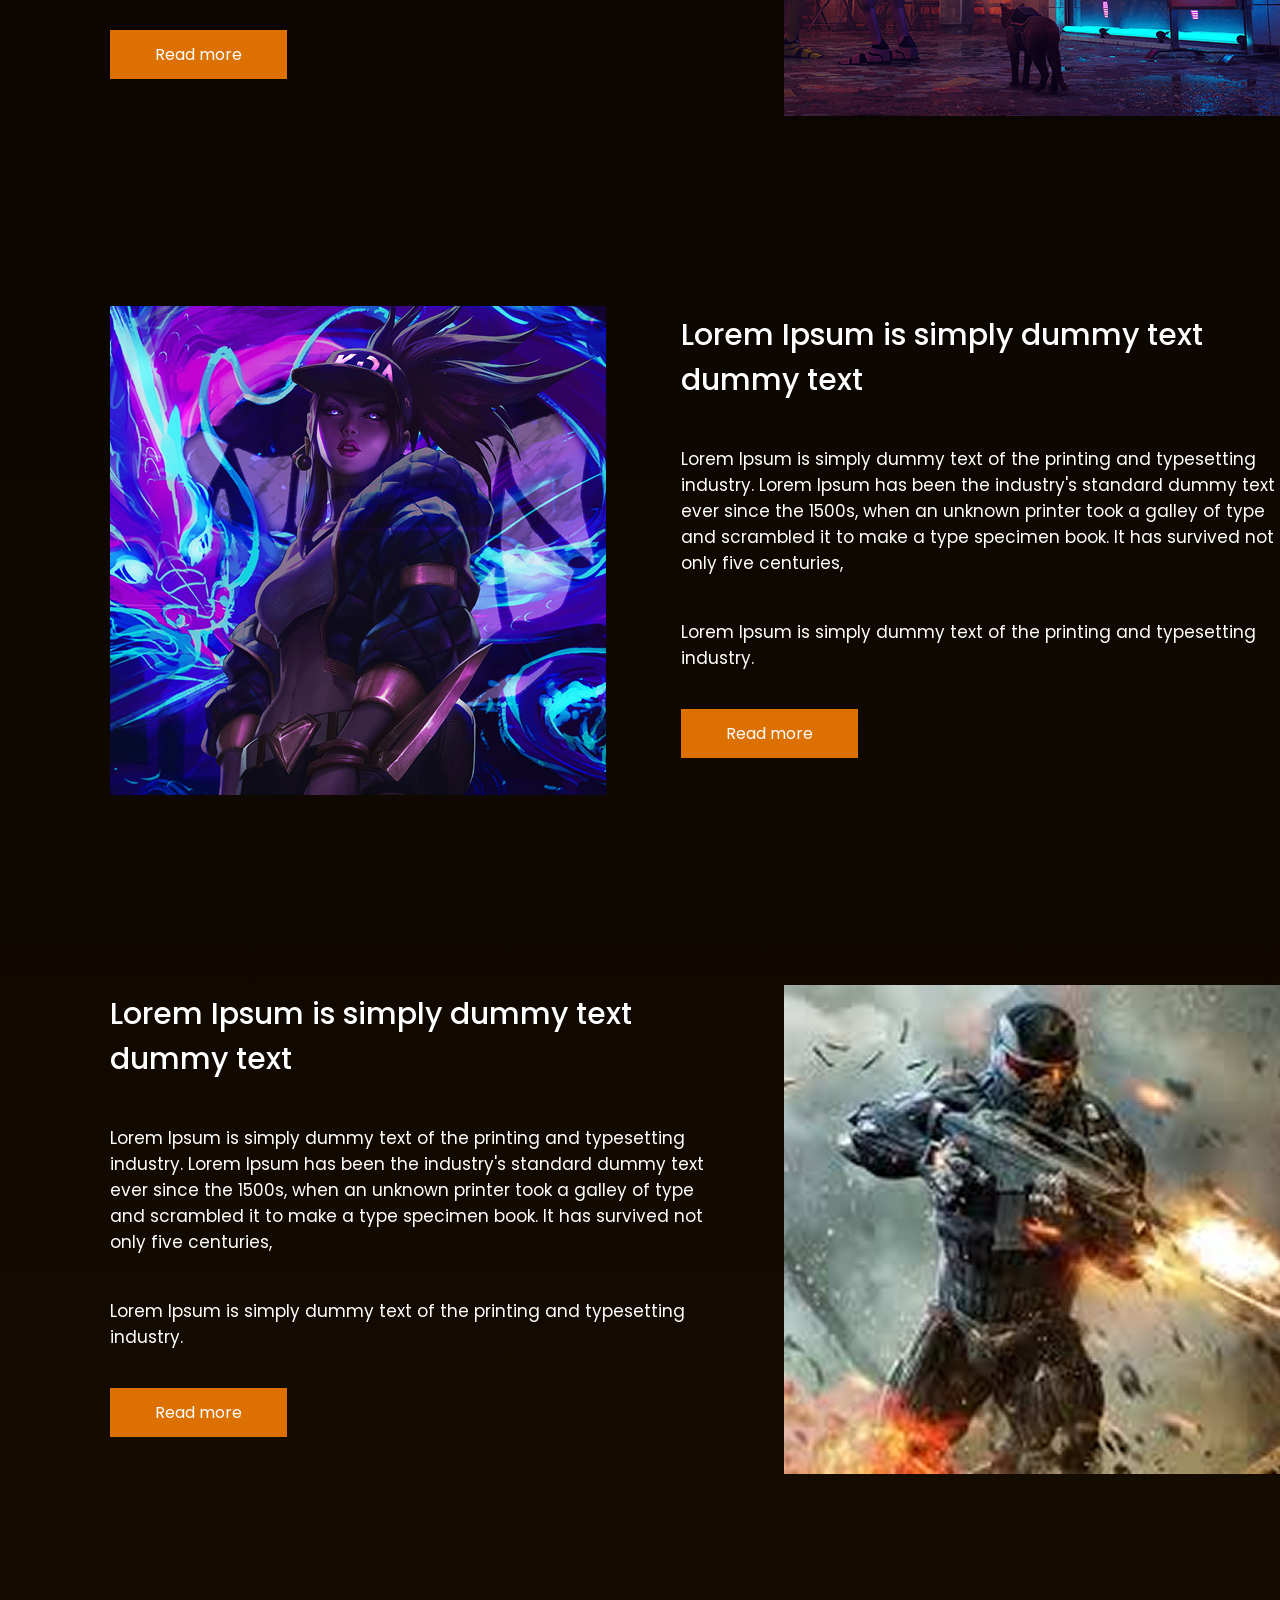
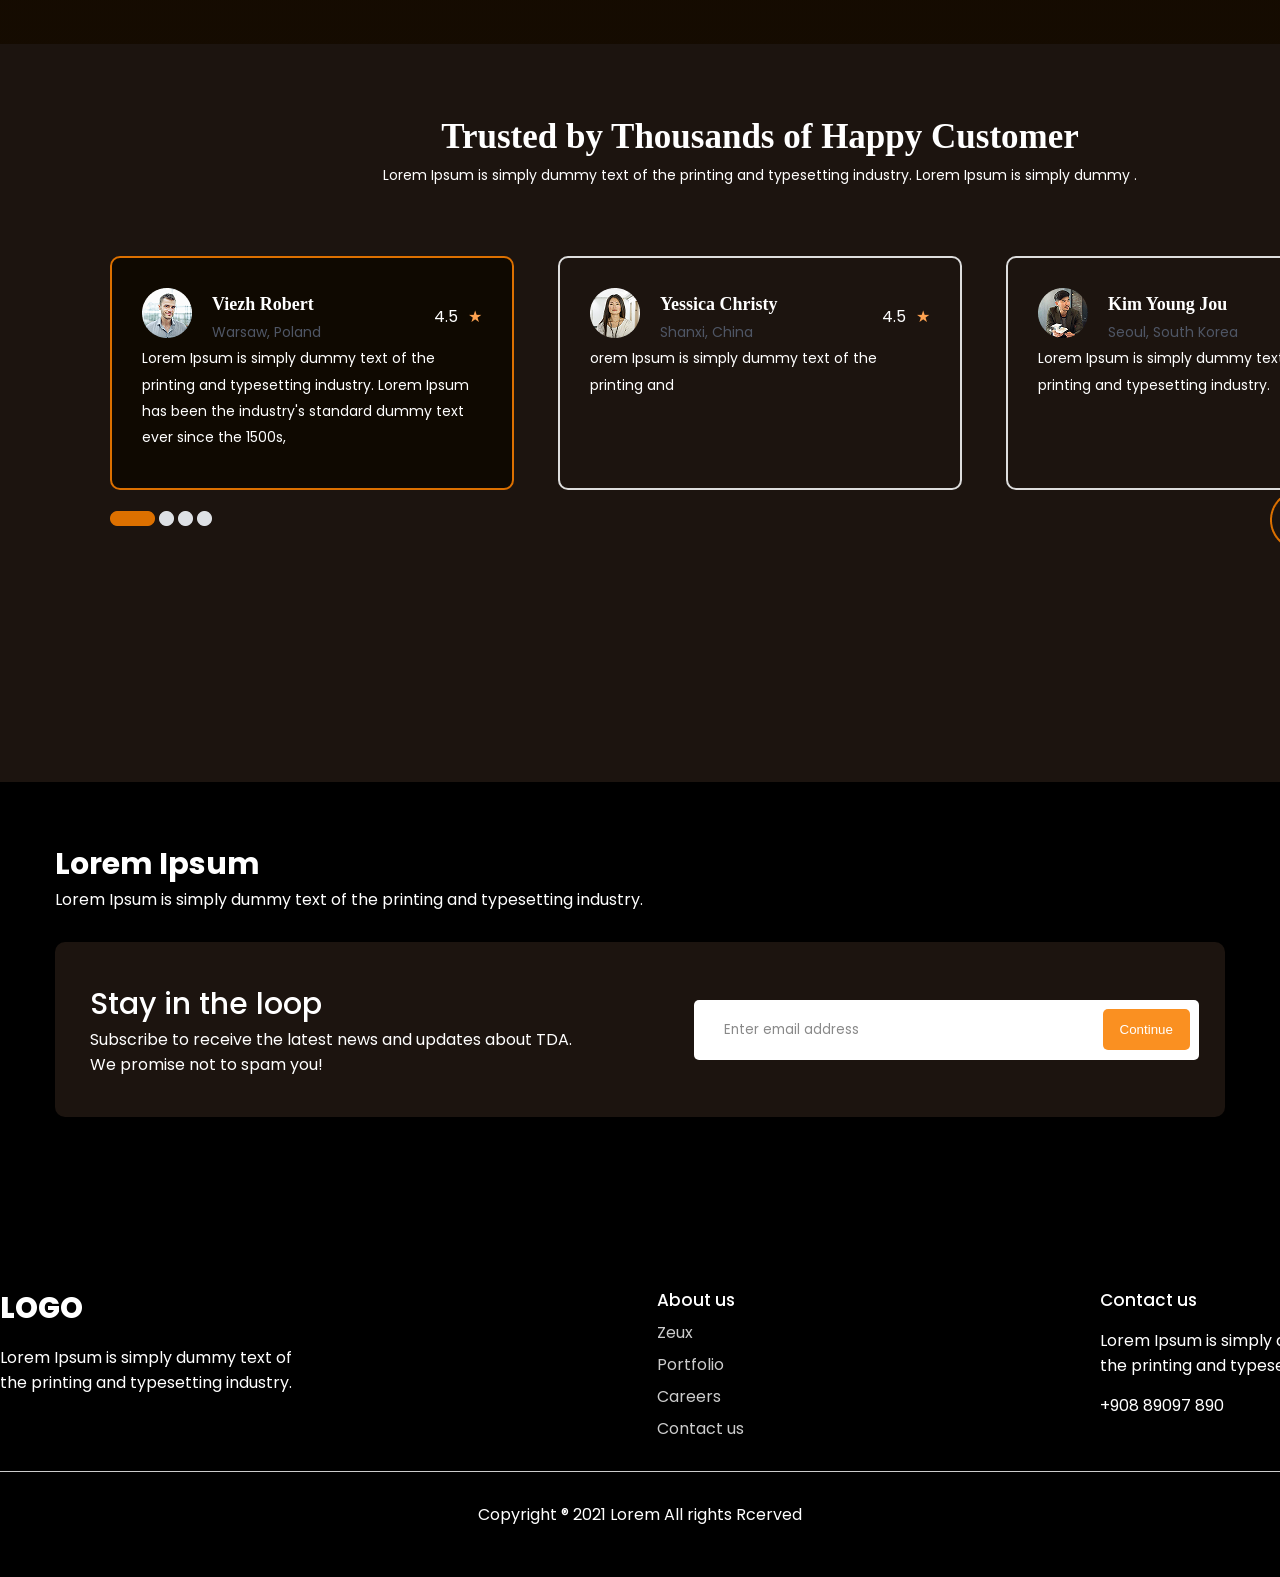
<file: portfolio.html>
<!DOCTYPE html>
<html lang="en">
<head>
    <meta charset="UTF-8">
    <meta name="viewport" content="width=device-width, initial-scale=1.0">
    <link rel="stylesheet" href="styles/main.css">
    <title>Gaming</title>
</head>
<body>

<div class="wrapper">
<header class="container">
            <span class="logo">LOGO</span>
            <nav>
                <ul>
                    <li><a href="/gaming/">Home</a></li>
                    <li><a href="/gaming/about.html">About us</a></li>
                    <li><a class="active" href="/gaming/portfolio.html">Portfolio</a></li>
                    <li><a href="/gaming/news.html">News</a></li>
                    <li class="btn"><a href="/gaming/contacts.html">Contacts</a></li>
                </ul>
            </nav>
</header>

<div class="container hero-contacts">
    <div class="navi">Home > <a href="/gaming/portfolio.html">Services</a></div>
    <h1>Lorem Ipsum is simply dummy text of the printing and.</h1>
    <p>Lorem Ipsum is simply dummy text of the printing and typesetting industry.</p>
</div>

<div class="container advantages">

    <div class="card-advantages">
        <img src="img/user.svg" alt="">
        <div>
        <h2>90+</h2>
        <p>Clients</p>
        </div>
    </div>
    <hr>
    <div class="card-advantages">
        <img src="img/location.svg" alt="">
        <div>
        <h2>30+</h2>
        <p>Countries</p>
        </div>
    </div>
    <hr>
    <div class="card-advantages">
        <img src="img/Server.svg" alt="">
        <div>
        <h2>50+</h2>
        <p>Projects</p>
        </div>
    </div>
    
</div>

<div class="container advantages-video">
    <img src="img/Herovideo.png" alt="">
    <div>
        <h1>Lorem Ipsum is simply dummy text.</h1>
        <p>Lorem Ipsum is simply dummy text of the printing and typesetting industry.Lorem Ipsum is simply dummy .</p>
        <ul>
            <li>Lorem Ipsum is simply</li>
            <li>Lorem Ipsum is simply</li>
            <li>Lorem Ipsum is simply</li>
            <li>Lorem Ipsum is simply</li>
        </ul>
    </div>
</div>

<div class="container advantages-posts">
    <div class="advantages-post">
        <div>
        <h1>Lorem Ipsum is simply dummy 
text dummy text </h1>
        <p>Lorem Ipsum is simply dummy text of the printing and typesetting industry. Lorem Ipsum has been the industry's standard dummy text ever since the 1500s, when an unknown printer took a galley of type and scrambled it to make a type specimen book. It has survived not only five centuries,</p>
        <p>Lorem Ipsum is simply dummy text of the printing and typesetting industry.</p>
        <span>Read more</span>
        </div>
        <img src="img/post1.png" alt="">
    </div>

    <div class="advantages-postr">
        <div>
        <h1>Lorem Ipsum is simply dummy 
text dummy text </h1>
        <p>Lorem Ipsum is simply dummy text of the printing and typesetting industry. Lorem Ipsum has been the industry's standard dummy text ever since the 1500s, when an unknown printer took a galley of type and scrambled it to make a type specimen book. It has survived not only five centuries,</p>
        <p>Lorem Ipsum is simply dummy text of the printing and typesetting industry.</p>
        <span>Read more</span>
        </div>
        <img src="img/post2.png" alt="">
    </div>

    <div class="advantages-post">
        <div>
        <h1>Lorem Ipsum is simply dummy 
text dummy text </h1>
        <p>Lorem Ipsum is simply dummy text of the printing and typesetting industry. Lorem Ipsum has been the industry's standard dummy text ever since the 1500s, when an unknown printer took a galley of type and scrambled it to make a type specimen book. It has survived not only five centuries,</p>
        <p>Lorem Ipsum is simply dummy text of the printing and typesetting industry.</p>
        <span>Read more</span>
        </div>
        <img src="img/post3.png" alt="">
    </div>
</div>

<div class="container reviews-container">
    <div class="reviews">
        <div class="reviews_article">
        <h1>Trusted by Thousands of Happy Customer</h1>
        <p>Lorem Ipsum is simply dummy text of the printing and typesetting industry. Lorem Ipsum is simply dummy .</p>
        </div>
        <div class="reviews-blocks">
            <div class="reviews-block-active">
            <div class="view">
              <div class="reviews-info">
                <div class="author"><img src="img/robert.png" alt="фото профиля"></div>
                <div class="author-info">
                  <h3>Viezh Robert</h3>
                  <p>Warsaw, Poland</p>
                  </div>
                <div class="stars">4.5</div>
              </div>
              <p>Lorem Ipsum is simply dummy text of the printing and typesetting industry. Lorem Ipsum has been the industry's standard dummy text ever since the 1500s,</p>
          </div>
            </div>
            <div class="reviews-block">
                <div class="view">
              <div class="reviews-info">
                <div class="author"><img src="img/cristy.png" alt="фото профиля"></div>
                <div class="author-info">
                  <h3>Yessica Christy</h3>
                  <p>Shanxi, China</p>
                  </div>
                <div class="stars">4.5</div>
              </div>
              <p>orem Ipsum is simply dummy text of the printing and </p>
          </div>
            </div>
            <div class="reviews-block">
                <div class="view">
              <div class="reviews-info">
                <div class="author"><img src="img/kim.png" alt="фото профиля"></div>
                <div class="author-info">
                  <h3>Kim Young Jou</h3>
                  <p>Seoul, South Korea</p>
                  </div>
                <div class="stars">4.5</div>
              </div>
              <p>Lorem Ipsum is simply dummy text of the printing and typesetting industry.</p>
          </div>
            </div>
            </div>
            <div class="reviews-pagination">
                <div class="union">
                    <img src="img/union.png" alt="">
                    <img src="img/union2.png" alt="">
                    <img src="img/union2.png" alt="">
                    <img src="img/union2.png" alt="">
                </div>
                <div class="navigation-arrows">
  <button class="arrow arrow-left" aria-label="Предыдущая страница">
    <img src="https://lgotfrid.github.io/gaming/img/left.png" alt="Назад" class="arrow-icon">
  </button>
  <button class="arrow arrow-right active" aria-label="Следующая страница">
    <img src="https://lgotfrid.github.io/gaming/img/right.png" alt="Вперёд" class="arrow-icon">
  </button>
</div>
            </div>
        </div>
    </div>
</div>

<div class="container email">
        <h3>Lorem Ipsum</h3>
        <p>Lorem Ipsum is simply dummy text of the printing and typesetting industry.</p>
    <div class="block">
        <div>
            <h4>Stay in the loop</h4>
            <p>Subscribe to receive the latest news and updates about TDA.
We promise not to spam you! </p>
        </div>
        <div>
            <input type="email" id="emailField" placeholder="Enter email address">
            <button onclick="checkEmail()">Continue</button>
        </div>
    </div>
</div> 

</div>    

<footer>
    <div class="blocks container">
        <div>
            <span class="logo">logo</span>
            <p>Lorem Ipsum is simply dummy text of the printing and typesetting industry.</p>
        </div>
        <div>
            <h4>About us</h4>
            <ul>
                <li>Zeux</li>
                <li>Portfolio</li>
                <li>Careers</li>
                <li>Contact us</li>
            </ul>
        </div>
        <div>
            <h4>Contact us</h4>
            <p>Lorem Ipsum is simply dummy text of the printing and typesetting industry.</p>
            <p>+908 89097 890</p>
        </div>
    </div>
    <hr>
    <p>Copyright ® 2021 Lorem All rights Rcerved</p>
</footer>

</body>
</html>
</file>
<file: styles/main.css>
@import url('https://fonts.googleapis.com/css2?family=Poppins:wght@400;500;700;800&display=swap');

* {
    margin: 0;
    padding: 0;
}

body {
    font-family: 'poppins', sans-serif;
    font-size: 16px;
    font-weight: 400;
    color: #fff;
    background: #000;
}

a {
    text-decoration: none;
}

img {
    max-width: 100%;
}

/* Шапка сайта */

.wrapper {
  background: linear-gradient(180deg, rgba(0,0,0,1) 0%, rgba(26,14,1,1) 100%);
  width: 100%;
  overflow-x: hidden;
}

.container {
    width: 1400px;
    margin: 0 auto;
}

header {
    padding: 50px 0;
}

header .logo,
footer .blocks .logo {
    text-transform: uppercase;
    font-size: 29px;
    font-weight: 800;
}

header nav {
    float: right;
    width: 50%;
}

header nav ul {
    list-style: none;
    display: flex;
    justify-content: space-between;
    z-index: 2;
    position: relative;
}

header nav ul li {
    display: inline-block;

}

header nav ul li a {
    color:#fff;
}

header nav ul li.active::after {
    content: '';
    display: block;
    width: 40px;
    height: 5px;
    background: #DC7000;
    border-radius: 10px;
    position: relative;
    top: 10px;
    left: -15px;
}

header nav ul li:not(.active):not(.btn) a:hover {
    border-bottom: 5px solid #DC7000;
}

header nav ul li.btn a, .email .block button {
    background: #fa9021;
    padding: 9px 17px;
    border-radius: 5px;
}

header nav ul li.btn a:hover, .email .block button:hover {
    background: #a02604;
    transition: all 500ms ease;
}

/* Заголовок */
.hero {
    padding-bottom: 100px;
    position: relative;
    z-index: 1;
}

.hero--info {
    width: 530px;
    padding-top: 70px;
}

.hero--info h2 {
    color: #E87D0E;
    font-size: 20px;
    font-weight: 600;
}

.hero--info h1 {
    font-size: 50px;
    font-weight: 600;
}

.hero--info p {
    font-weight: 500;
    line-height: 170%;
    margin: 30px 0;
}

.hero--info .btn,
.hero-about .info .btn {
    background: #fa8305;
    color: #fff;
    font-size: 17px;
    border-radius: 50px;
    padding: 15px 30px;
    border: 0;
    transition: all 500ms ease;
}

.hero--info .btn:hover,
.hero-about .info .btn:hover {
    cursor: pointer;
    transform: scale(1.1);
}

.hero img {
    position: absolute;
    top: -150px;
    right: 0;
}

/* Секция с играми */
.trending {
    padding-top: 50px;
}

.trending h3 {
    font-weight: 600;
    font-size: 31px;
}

.trending .see-all, 
.projects .see-all {
    color: #fff;
    background: #25211D;
    border-radius: 5px;
    padding: 12px 23px;
    float: right;
    display: block;
}

.trending .see-all:hover, 
.projects .see-all:hover {
    transform: scale(1.1);
    transition: all 500ms ease;
}

.trending .games {
    display: flex;
    justify-content: space-between;
    width: 100%;
    padding: 50px 0;
}

.trending .games span {
    display: block;
    text-align: center;
    margin-top: 20px;
}

.trending .games span img {
    position: relative;
    top: 5px;
    margin-right: 7px;
}

.big-text {
    padding: 50px 0;
    font-size: 35px;
    font-weight: 600;
    text-align: center;
    width: 800px;
}

.banner {
    padding: 80px 0;
}

.banner h3 {
    font-size: 30px;
    font-weight: 600;
    margin-bottom: 30px;
}

.banner p {
    line-height: 170%;
    margin-bottom: 30px;
    width: 550px;
}

.banner img {
    width: 100%;
    margin-bottom: 30px;
}

/* Характеристики проекта */
.features {
    background: url('../img/bg.png') no-repeat center center fixed;
    background-size: cover;
    padding: 80px 0;
}

.features h3,
.features p  {
    margin-bottom: 20px;
    text-align: center;
    max-width: 800px;
    margin-left: auto;
    margin-right: auto;
}

.features h3 {
    font-size: 30px;
}

.features .info {
    display: flex;
    justify-content: center;
    flex-wrap: wrap;
}

.features .info .block {
    text-align: center;
    width: 20%;
    margin: 30px 2%;
}
.features .info .block img {
    margin-bottom: 15px;
}

/* Блок с проектами */

.projects {
    padding: 100px 0;

}

.projects h3 {
    font-size: 30px;
    text-align: center;
}

.projects p {
    margin: 40px 0;
    text-align: center;
}

.projects .images {
    display: flex;
    justify-content: space-around;
    margin-bottom: 25px;
}

.projects .see-all {
    float: none;
    width: 60px;
    text-align: center;
    margin: 0 auto;
}

/* Нижняя часть */
.email {
    padding-bottom: 120px;
    max-width: 1170px;
}

.email h3 {
    margin-top: 60px;
    font-size: 30px;
}

.email .block {
    background: #1C140F;
    margin-top: 30px;
    border-radius: 10px;
    padding: 40px 3%;
    width: 94%;
    display: flex;
    justify-content: space-between;
    align-items: center;
}

.email .block h4 {
    font-size: 30px;
    font-weight: 500;
}

.email .block p {
    width: 500px;
}

.email .block input {
    background: #fff;
    outline: none;
    border: 0;
    border-radius: 5px;
    width: 380px;
    font-family: 'poppins', sans-serif;
    font-weight: 400;
    padding: 20px 30px;
    position: relative;
    right: -100px;
    z-index: 1;
    padding-right: 95px;
}

.email .block input::placeholder {
    color: #898989;
}

.email .block button {
    cursor: pointer;
    border: 0;
    padding: 13px 17px;
    position: relative;
    z-index: 2;
    color: #fff;
}

/* Страница про нас */
.navi {
    text-align: center;
    line-height: 200%;
}

.navi-about {
    text-align: left;
    line-height: 200%;
    margin-bottom: 40px;
}
.navi a {
    color: #E47500;
}

.navi-about a {
    color: #E47500;
}

.hero-about {
    position: relative;
}

.hero-about .info {
    width: 500px;
    padding: 250px 0;
}

.hero-about .info h1 {
    margin-bottom: 15px;
    font-size: 30px;
}

.hero-about .info .btn {
    margin-top: 20px;
}

.hero-about img {
    position: absolute;
    right: -150px;
    top: 0;
}

.work {
    padding: 80px 0;
}

.work h2 {
    font-size: 25px;
    margin-bottom: 40px;
}

.work .blocks {
    display: flex;
    justify-content: space-between;
}

.work .blocks .block {
    width: 25%;
    border-radius: 10px;
    padding: 50px 35px;
    background: #1C140F;
}

.work .blocks .block h3 {
    font-size: 20px;
    margin: 20px 0;
}

.work .blocks .block .badge {
    border-radius: 7px;
    padding: 10px 20px;
}

.work .blocks .block .purple {
    background: #560f67;

}

.work .blocks .block .brown {
    background: #31190d;
}

.work .blocks .block .green {
    background: #192a1d;
}

.work-info{
    background: #1C140F;
    height: 603px;
}

.work-info .container {
    display: flex;
    justify-content: space-between ;
}

.work-info img {
    margin-top: 113px;
    
}

.info-text {
    width: 536px;
    margin-right: 200px;
}

.info-text h4 {
    margin-top: 134px;
    font-size: 16px;
    color: #fff;
    width: 530px;
}

.info-text h2 {
    font-size: 28px;
    font-weight: 600;
    line-height: 157%;
    color: #fff;
    width: 530px;
    margin-top: 14px;
}

.info-text p {
    font-size: 16px;
    line-height: 200%;
    color: #fff;
    margin-top: 14px;
}

.our-team {
    padding: 150px 0;
}

.our-team h2 {
    font-size: 25px;
    margin-bottom: 55px;
}

.our-team .blocks {
    display: flex;
    justify-content: space-between;
}

.our-team .blocks .block {
    border-radius: 20px;
    padding: 35px 85px;
    background: #1C140F;
    text-align: center;
}

.our-team .blocks .block h3 {
    font-size: 20px;
    margin: 20px 0;
}

.our-team .blocks .block p {
    color: #E8E8E8;
}

/* News */

.hero-contacts input {
    background: #1C140F;
    color: #fff;
    outline: none;
    border: 0;
    border-radius: 10px;
    width: 400px;
    height: 50px;
    font-family: 'poppins', sans-serif;
    font-weight: 400;
    margin: 74px 520px 100px 520px;
    position: relative;
    padding-left: 60px;
}


button.icon {
    position: relative;
    width: 15px;
    height: 15px;
    top: -135px;
    left: 545px;
    background: url(../img/search.png);
    background-repeat: no-repeat;
    background-size: cover;
    border: none;
}

.content {
    display: flex;
    justify-content: space-between;
}

.main {
    width: 44%;
    margin-left: 55px;
}

.aside {
    width: 47%;
}

.main .news-article img {
    width: 100%;
    height: 300px;
    border-radius: 20px;
    padding-bottom: 20px;
}

.main span {
    margin-right: 20px;
    padding: 10px 30px;
    background: #2351F5;
    color: #FFFCFC;
    line-height: 187%;
}

.span-blue  {
    margin-right: 16px;
    padding: 8px 26px;
    background: #2351F5;
    color: #FFFCFC;
    line-height: 187%;
}

.span-rose  {
    margin-right: 16px;
    padding: 8px 26px;
    background: #FF8484;
    color: #FFFCFC;
    line-height: 187%;
}

.span-orange  {
    margin-right: 16px;
    padding: 8px 26px;
    background: #FF7C32;
    color: #FFFCFC;
    line-height: 187%;
}

.span-green  {
    margin-right: 16px;
    padding: 8px 26px;
    background: #23A54F;
    color: #FFFCFC;
    line-height: 187%;
}

.span-purple  {
    margin-right: 16px;
    padding: 8px 26px;
    background: #9921C3;
    color: #FFFCFC;
    line-height: 187%;
}

.main .news-article h1 {
    margin-top: 20px;
    max-width: 575px;
    font-size: 30px;
    font-weight: 600;
}

.main .news-article p {
    margin-top: 30px;
    max-width: 530px;
    font-size: 17px;
    font-weight: 400;
    line-height: 207%;
}

.main hr {
    margin: 90px auto;
    color: #A5A5A5;
    height: 0,7px;
}

.news-aside {
    display: flex;
    
}

.news-aside img {
    margin-bottom: 60px;
    margin-right: 31px;
}

.news-aside h1 {
    margin-top: 23px;
    font-size: 23px;
    font-weight: 600;
}

.news-aside > div {
    margin-top: 26px;
}


/* Преимущества */

.advantages {
  display: flex;
  flex-direction: row;
  justify-content: space-around;
  align-items: center;
  width: 1140px;
  height: 200px;
  background: #1C140F;
}

.advantages > hr {
width: 0px;
height: 125px;
border: 2px solid #EEEFF2;
}

.card-advantages {
 display: flex;
 align-items: center;
}

.card-advantages div {
  margin-left: 36px;
}

.card-advantages h2 {
font-family: 'Rubik';
font-style: normal;
font-weight: 700;
font-size: 25px;
line-height: 30px;
color: #FFFFFF;
}

.card-advantages p {
width: 91px;
height: 30px;
font-family: 'Rubik';
font-style: normal;
font-weight: 400;
font-size: 20px;
line-height: 30px;
color: #FFFFFF;
}

.card-advantages img {
width: 55px;
height: 55px;
}

.container.advantages-video {
display: flex;
width: 1184px;
height: 367px;
margin-top: 120px;
}

.container.advantages-video img {
width: 669px;
height: 354px;
left: 109px;
top: 725px;
filter: drop-shadow(0px 4px 4px rgba(0, 0, 0, 0.25));
}

.container.advantages-video > div {
width: 427px;
height: 362px;
margin-left: 90px;
}

.container.advantages-video > div > ul {
list-style-image: url('../img/ul.png');
list-style-position: inside; 
line-height: 20px;
font-size: 14px;
}


.advantages-post {
    margin-top: 190px;
    position: relative;
    left: 110px;
    display: flex;
    column-gap: 75px;
    width: 1170px;
}

.advantages-postr { 
    margin-top: 190px;   
    position: relative;
    left: 110px;
    display: flex;
    flex-direction: row-reverse;
    column-gap: 75px;
    width: 1170px;
}

.advantages-post img {
    max-width: 496px;
    max-height: 489px;
}

.advantages-post span,
.advantages-postr span {
    position: relative;
    background: #DC7000;
    padding: 13px 45px;
    top: 50px;
}

.advantages-post h1,
.advantages-postr h1 {
    margin-top: 7px;
    font-size: 30px;
    font-weight: 500;
}

.advantages-post p,
.advantages-postr p {
    margin-top: 43px;    
    font-size: 17px;
    font-weight: 400;
}

.reviews-container {
    margin-top: 170px;
    width: 1440px;
    height: 738px;
    background: #1c140f;
}

.reviews {
    margin-top: 68px;
    margin-left: 110px;
    width: 1300px;
    height: 590px;
}
  
  .reviews_article {
    display: block;
    text-align: center;
    padding-top: 68px;
    margin: 0 auto;
    color: #fff;
  }
  

.reviews_article h1 {
    font-family: rubik;
    font-weight: 700;
    font-size: 35px;
    line-height: 143%;
}

.reviews_article p {
    font-weight: 400;
    font-size: 14px;
    line-height: 188%;
}

.reviews-blocks {
    margin-top: 68px;
    display: flex;
    justify-content: space-between;
    color: #fff;
}

.reviews-block-active {
    border: 2px solid #dc7000;
    border-radius: 10px;
    width: 400px;
    height: 230px;
    background: #0f0901;
}

.reviews-block {
    border: 2px solid #ddd;
    border-radius: 10px;
    width: 400px;
    height: 230px;
}

.view {
    max-width: 340px;
    margin: 30px;
}

.reviews-info {
    display: flex;
    flex-basis: 15% 25% 50%;
    align-items: center;
  
}

.author-info  {
    margin-left: 20px;
}

.author-info h3 {
    margin: 0;
    font-family: rubik;
    font-size: 18px;
    line-height: 30px;
    font-weight: 600;
}

.author-info p {
    margin: 0;
    font-family: rubik;
    font-size: 14px;
    line-height: 30px;
    font-weight: 400;
    color: #4F5665;
}

.reviews-block-active p,
.reviews-block p {
    font-family: poppins;
    font-size: 14px;
    line-height: 187.5%;
    font-weight: 400;
}

.stars {
    text-align: right;
    flex-grow: 1;
}

.stars:after { 
    display: inline-block;
    content: "★"; 
    font-size: 16px; 
    letter-spacing: 0px; 
    color: #FEA250;
    margin-left:10px;
}

.reviews-pagination {
    display: flex;
    flex-basis: 30% 30%;
    justify-content: space-between;
    align-items: center;
}

.btn-list {
    padding-top: 60px;
    display: flex;
    justify-content: space-between;
    align-items: center;
}

.navigation-arrows {
  display: flex;
  column-gap: 20px; /* Расстояние между стрелками — 20 px */
  align-items: center;
}

.arrow {
  width: 60px;
  height: 60px;
  border: none;
  background: transparent;
  cursor: pointer;
  padding: 0;
  margin: 0;
}

.arrow-icon {
  width: 100%;
  height: 100%;
  display: block;
}

/* Дополнительные стили для интерактивности */
.arrow:hover {
  opacity: 0.8;
}

.arrow:focus {
  outline: 2px solid #007bff;
  outline-offset: 2px;
}


/* Страница контакты */
.hero-contacts h1 {
    text-align: center;
    margin-top: 70px;
    margin-bottom: 30px;
    font-size: 33px;
}

.hero-contacts p {
    text-align: center;
}

.hero-contacts img {
    width: 70%;
    margin: 80px 15%;
}

.feedback {
    padding: 70px 0;
    background: #1C140F;
}

.feedback h2 {
    text-align: center;
    font-weight: 500;
    font-size: 30px;
}

.feedback p {
   text-align: center;
   margin-top: 10px;  
}

.feedback form {
    margin: 80px auto;
    width: 600px;
}

.feedback form .inline {
    display: flex;
    justify-content: space-between;
}

.feedback form .inline > div {
    width: 50%;
}

.feedback form label {
    color: #4f4f4f;
    font-size: 14px;
}

.feedback form input,
.feedback form textarea {
    background: #2c2420;
    border-radius: 10px;
    border: 0.6px solid #cecece;
    display: block;
    width: 90%;
    padding: 15px 10px;
    outline: none;
    color: #fff;
    margin-top: 7px;
    margin-bottom: 20px;
}

.feedback form .one-line {
    width: 96%;
}

.feedback form textarea {
    resize: none;
    height: 200px;
}

.feedback form button {
    padding: 15px 35px;
    background: #dc7000;
    border-radius: 5px;
    border: 0;
    float: right;
    cursor: pointer;
    color: #fff;
    transition: all 500ms ease;
}

.feedback form button:hover {
    background: #b01414;
}


/* footer */
footer {
    background: #000;
    padding: 50px 0;
}

footer .blocks {
    display: flex;
    justify-content: space-between;
}

footer .blocks p {
    width: 300px;
    margin: 15px 0;
}

footer .blocks h4 {
    font-weight: 500;
    font-size: 17px;
}
footer .blocks ul {
    list-style: none;
}

footer .blocks ul li {
    margin-top: 7px;
    opacity: 0.8;
}

footer hr {
    margin: 30px 0;
    border: 0;
    height: 0.6px;
    background: #ccc;
}

footer > p {
    text-align: center;
}
</file>
